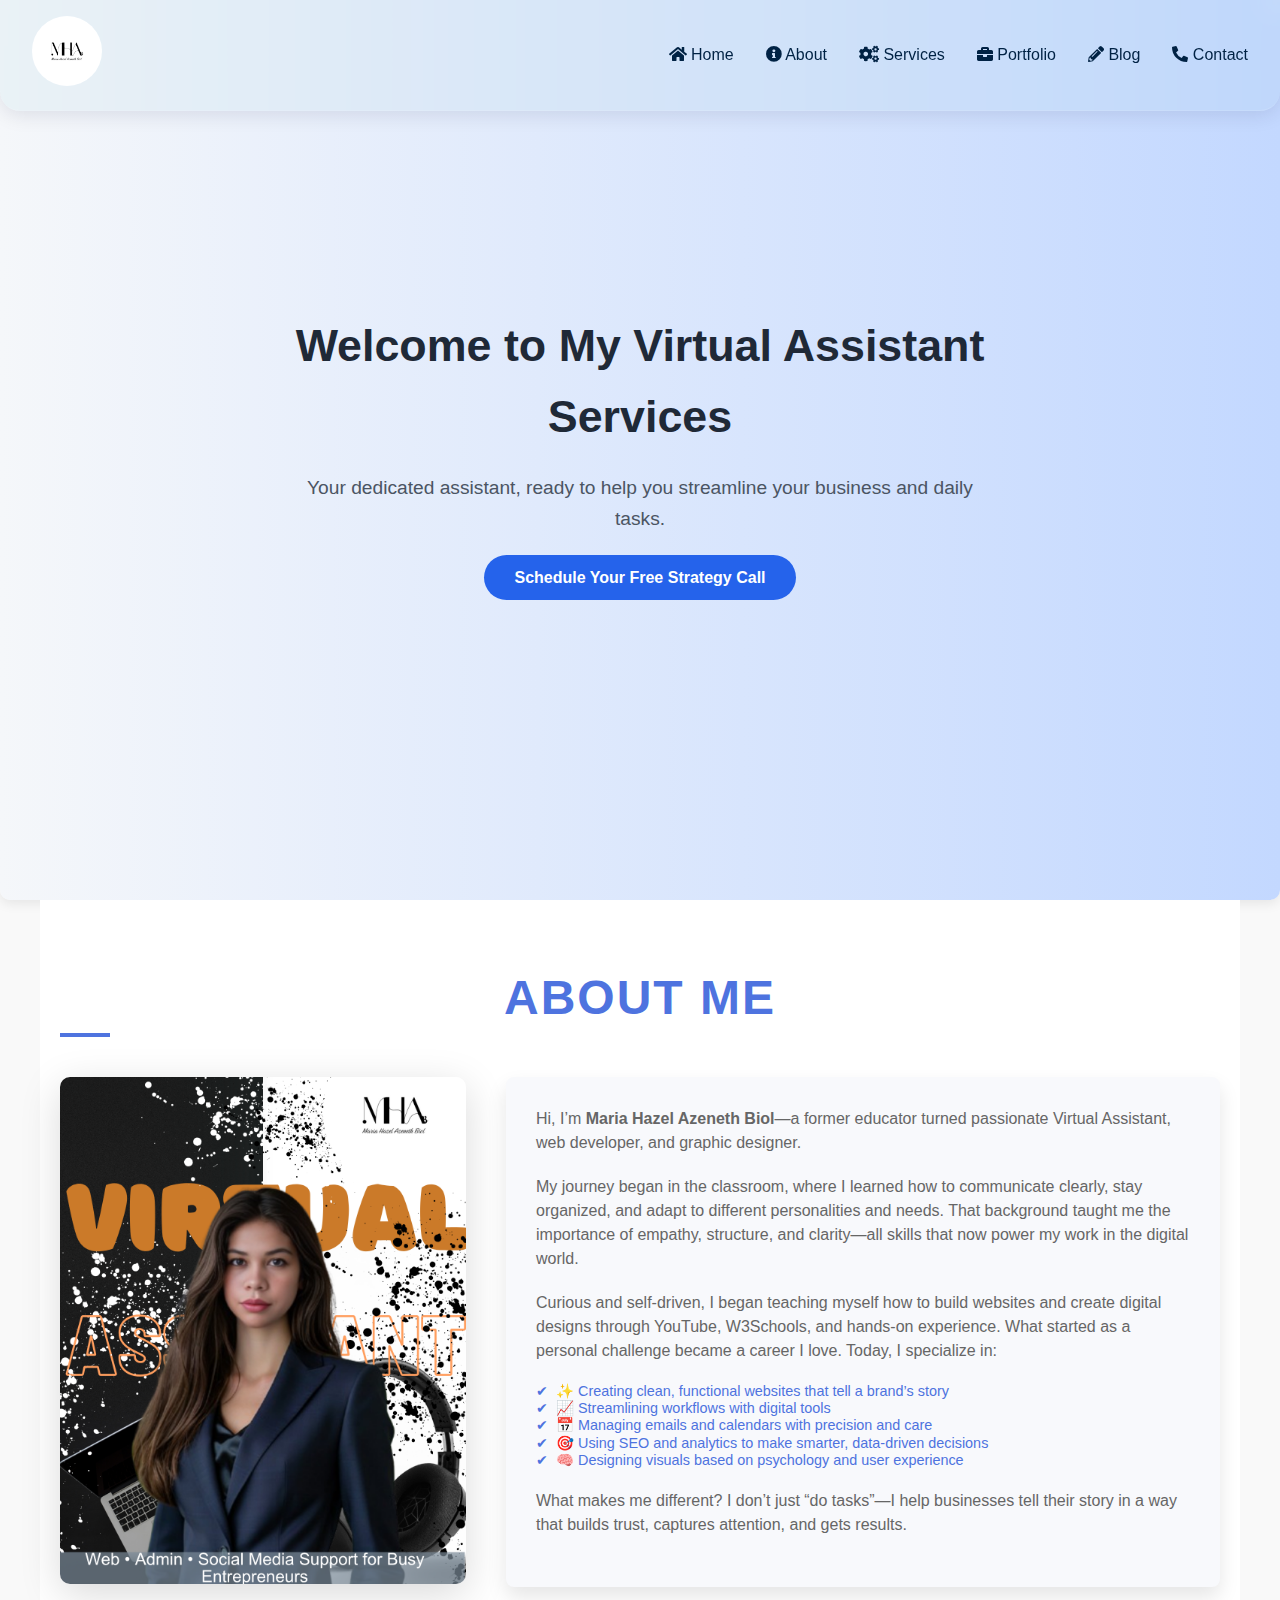
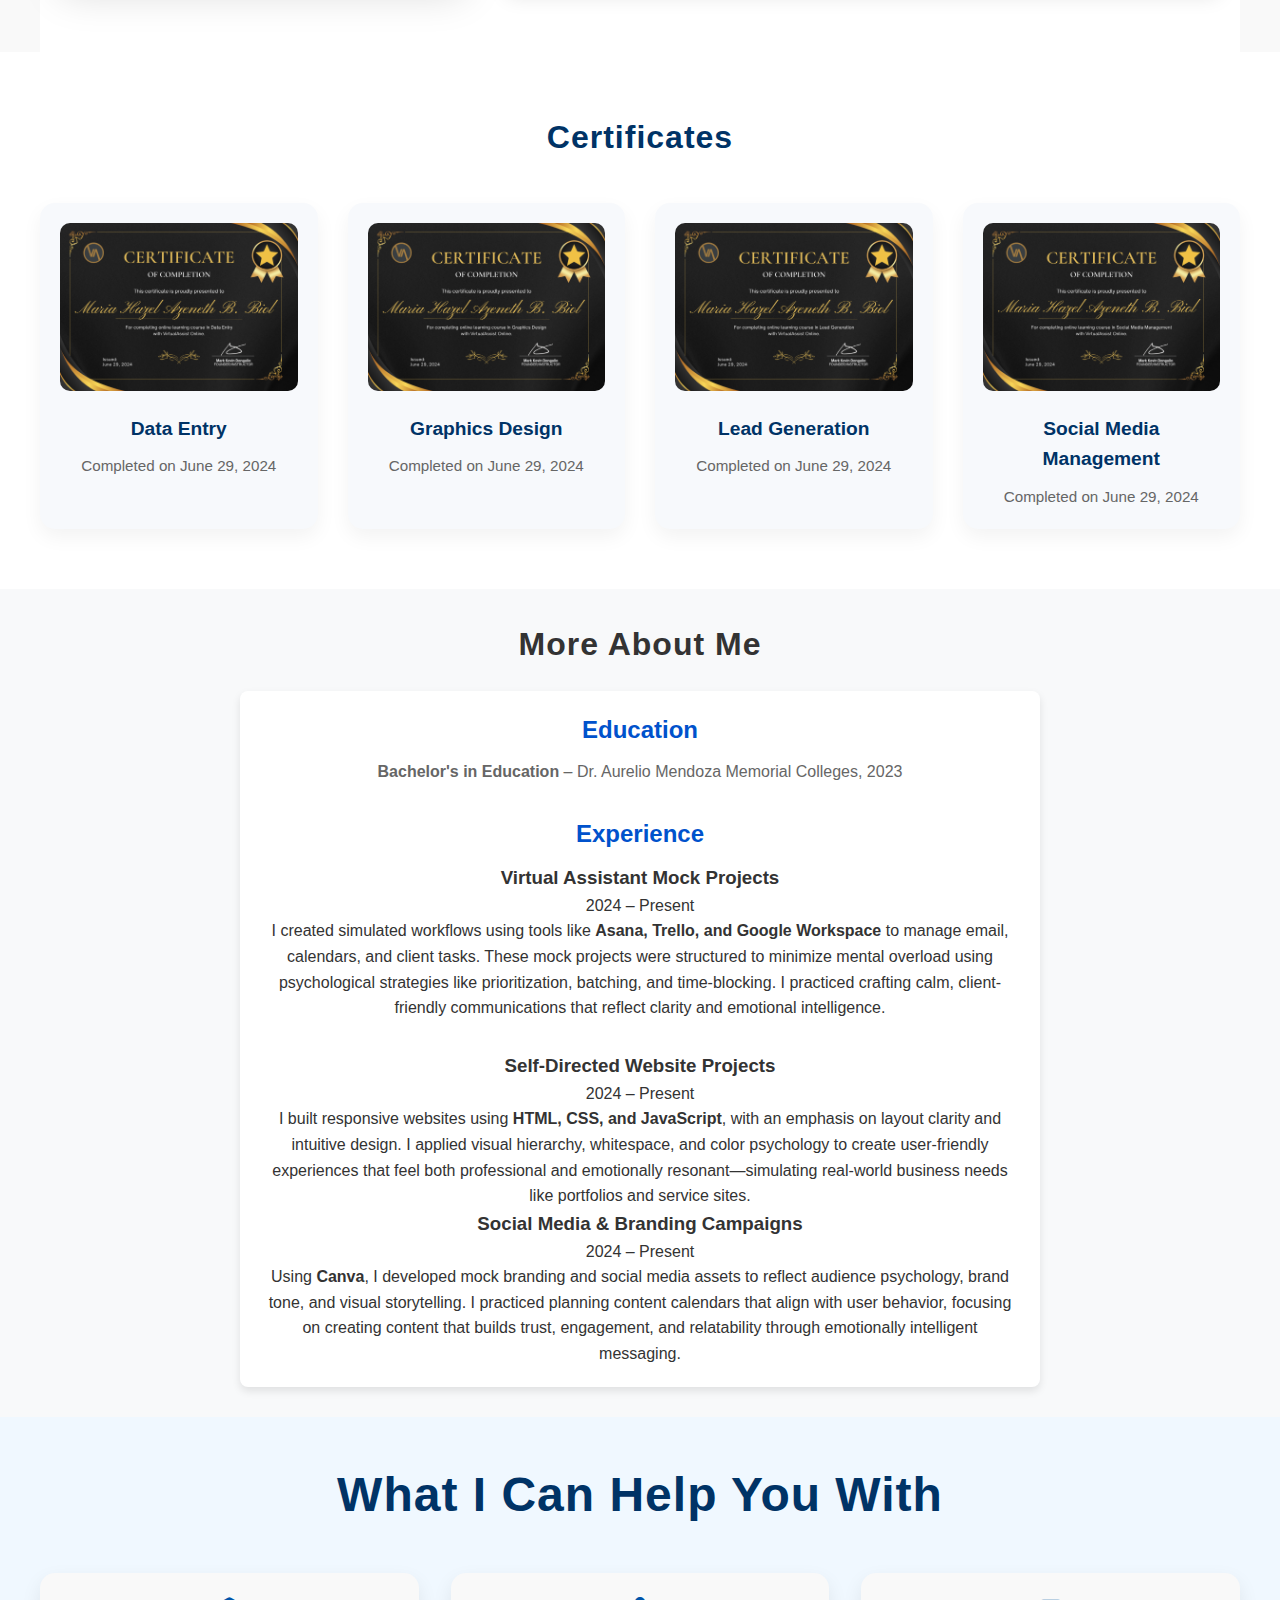
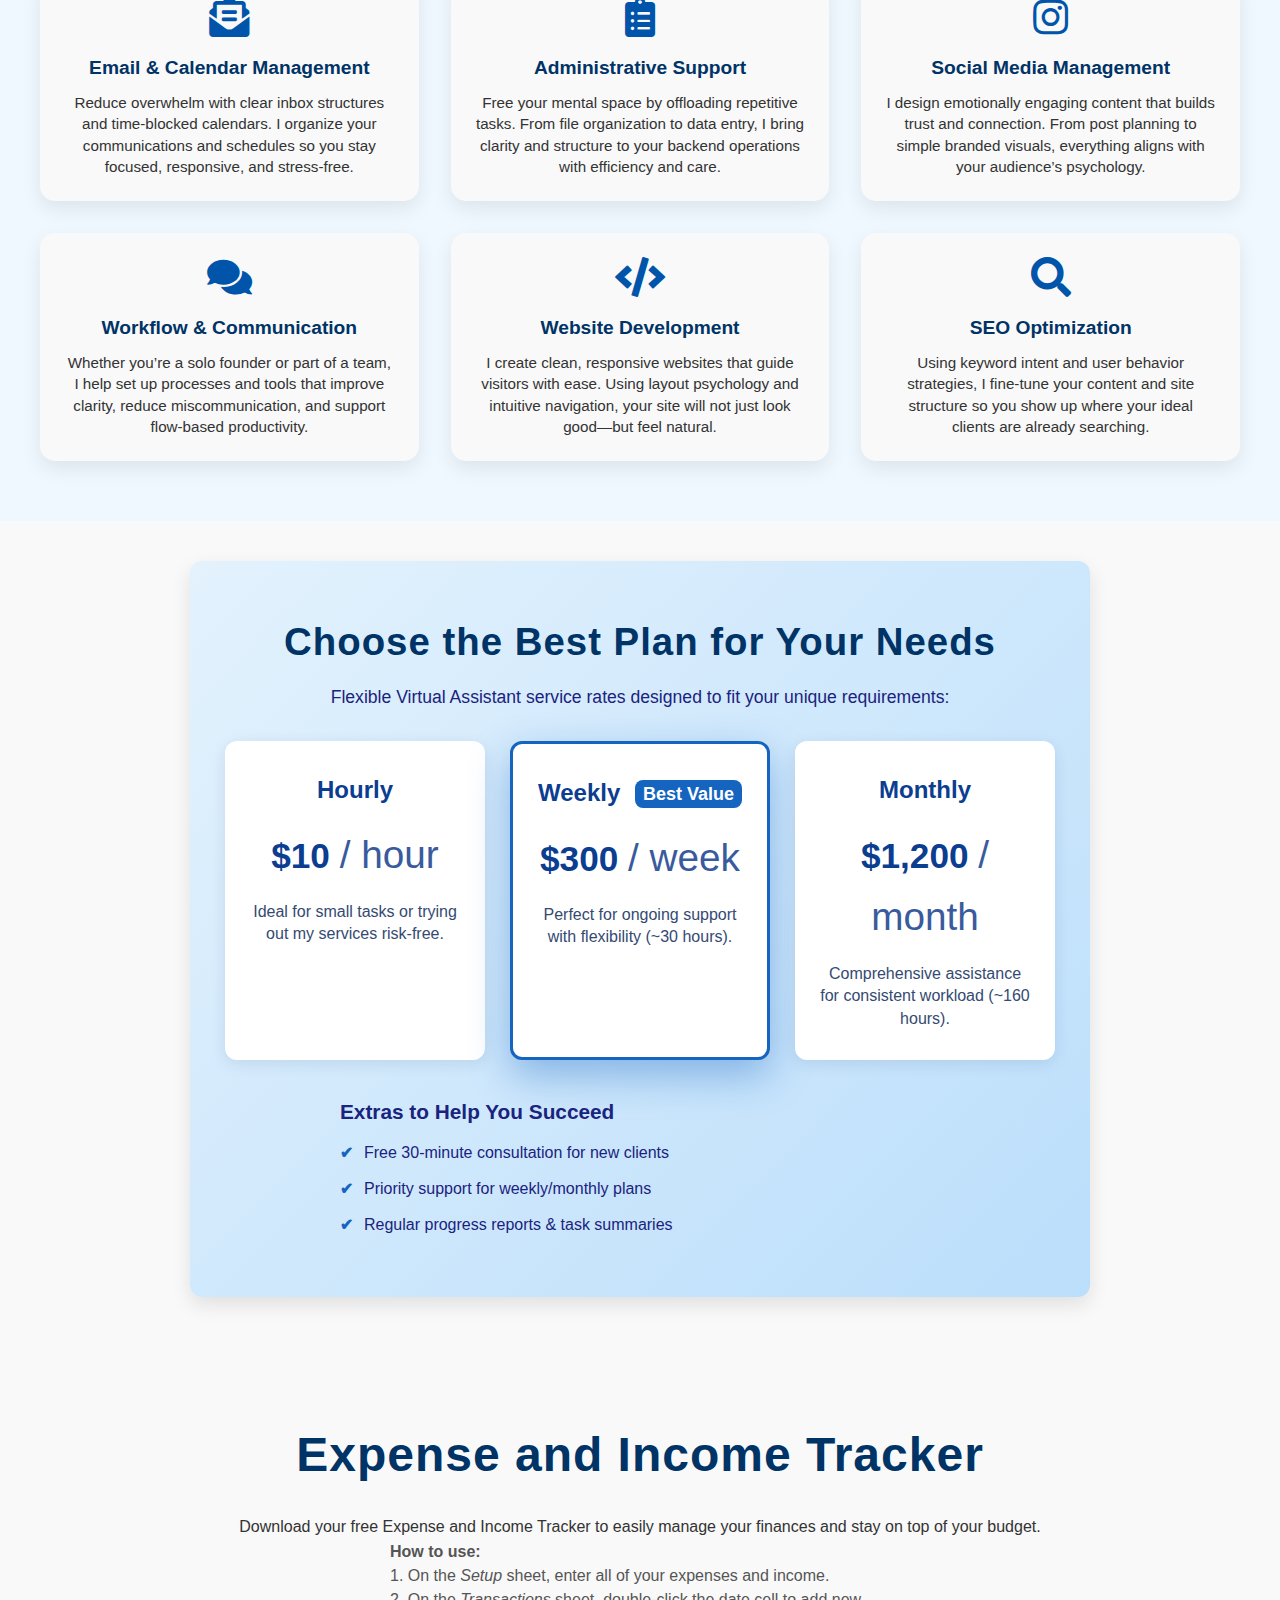
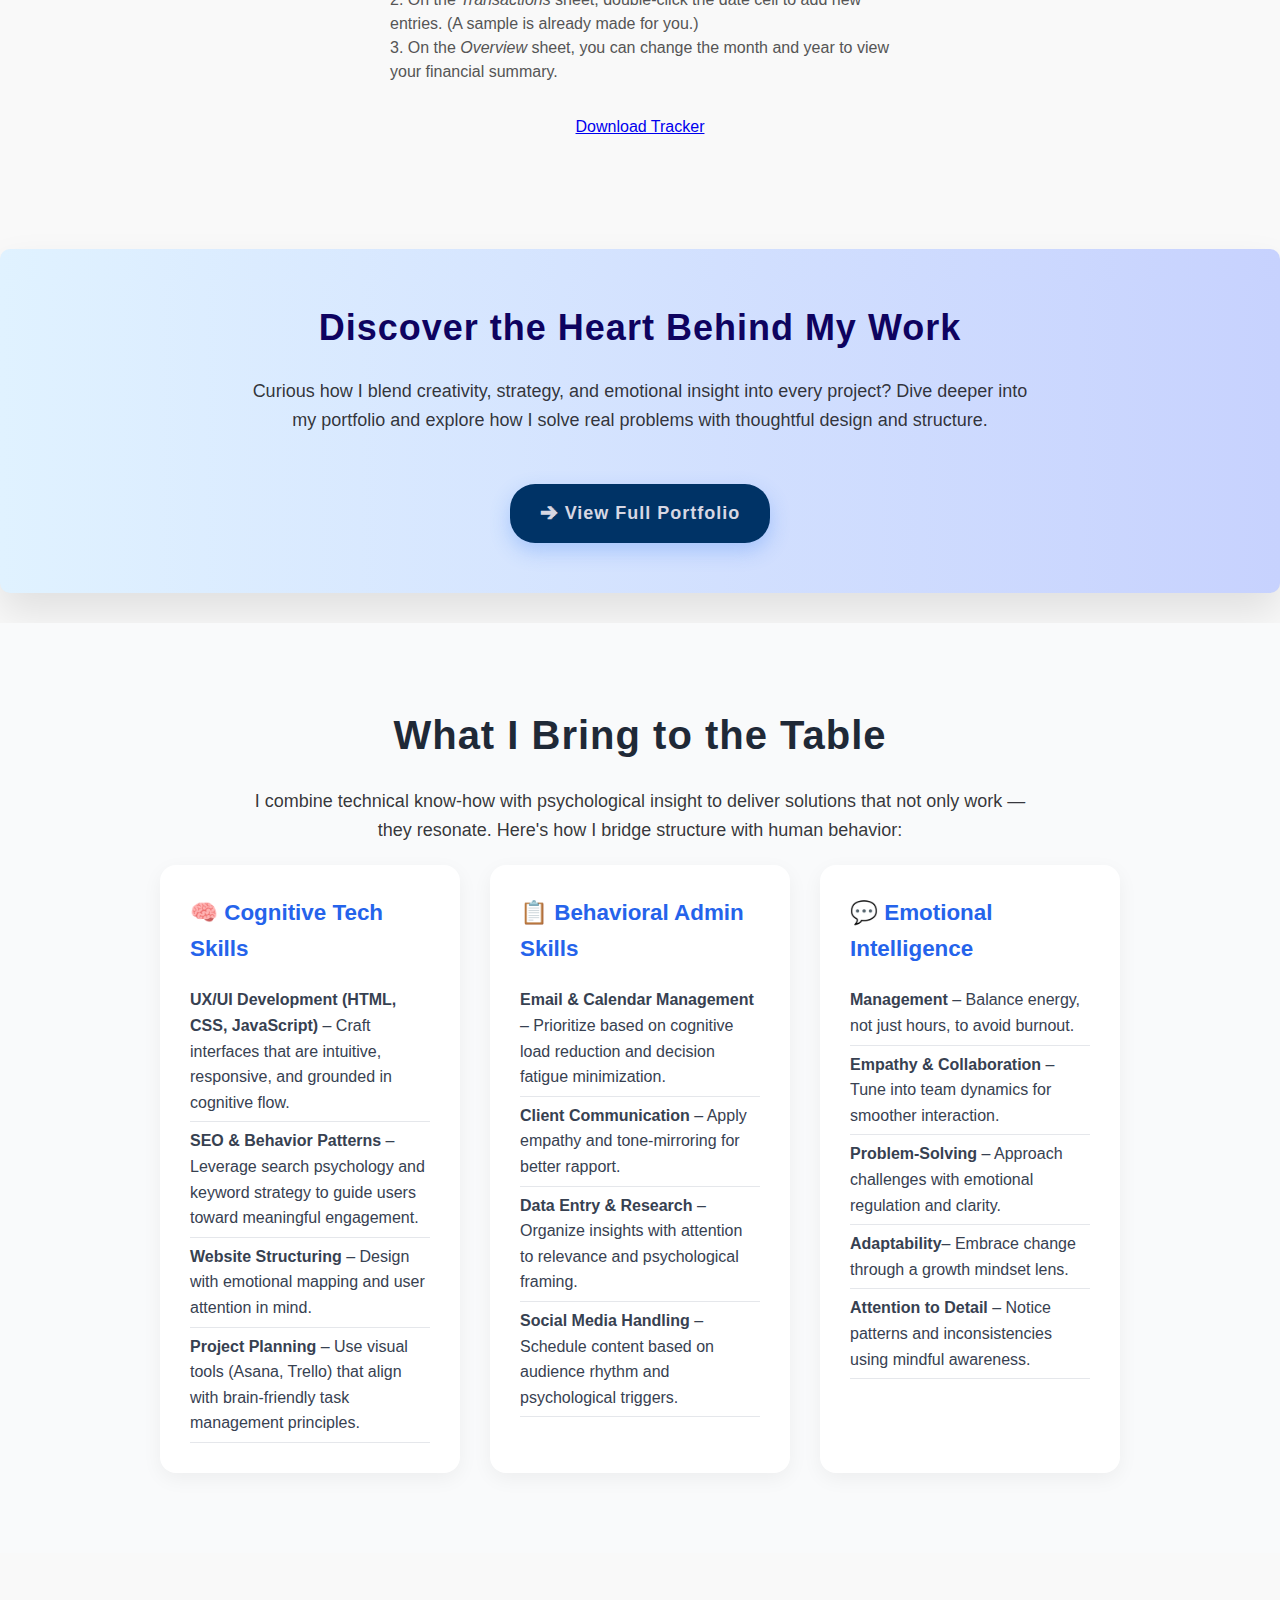
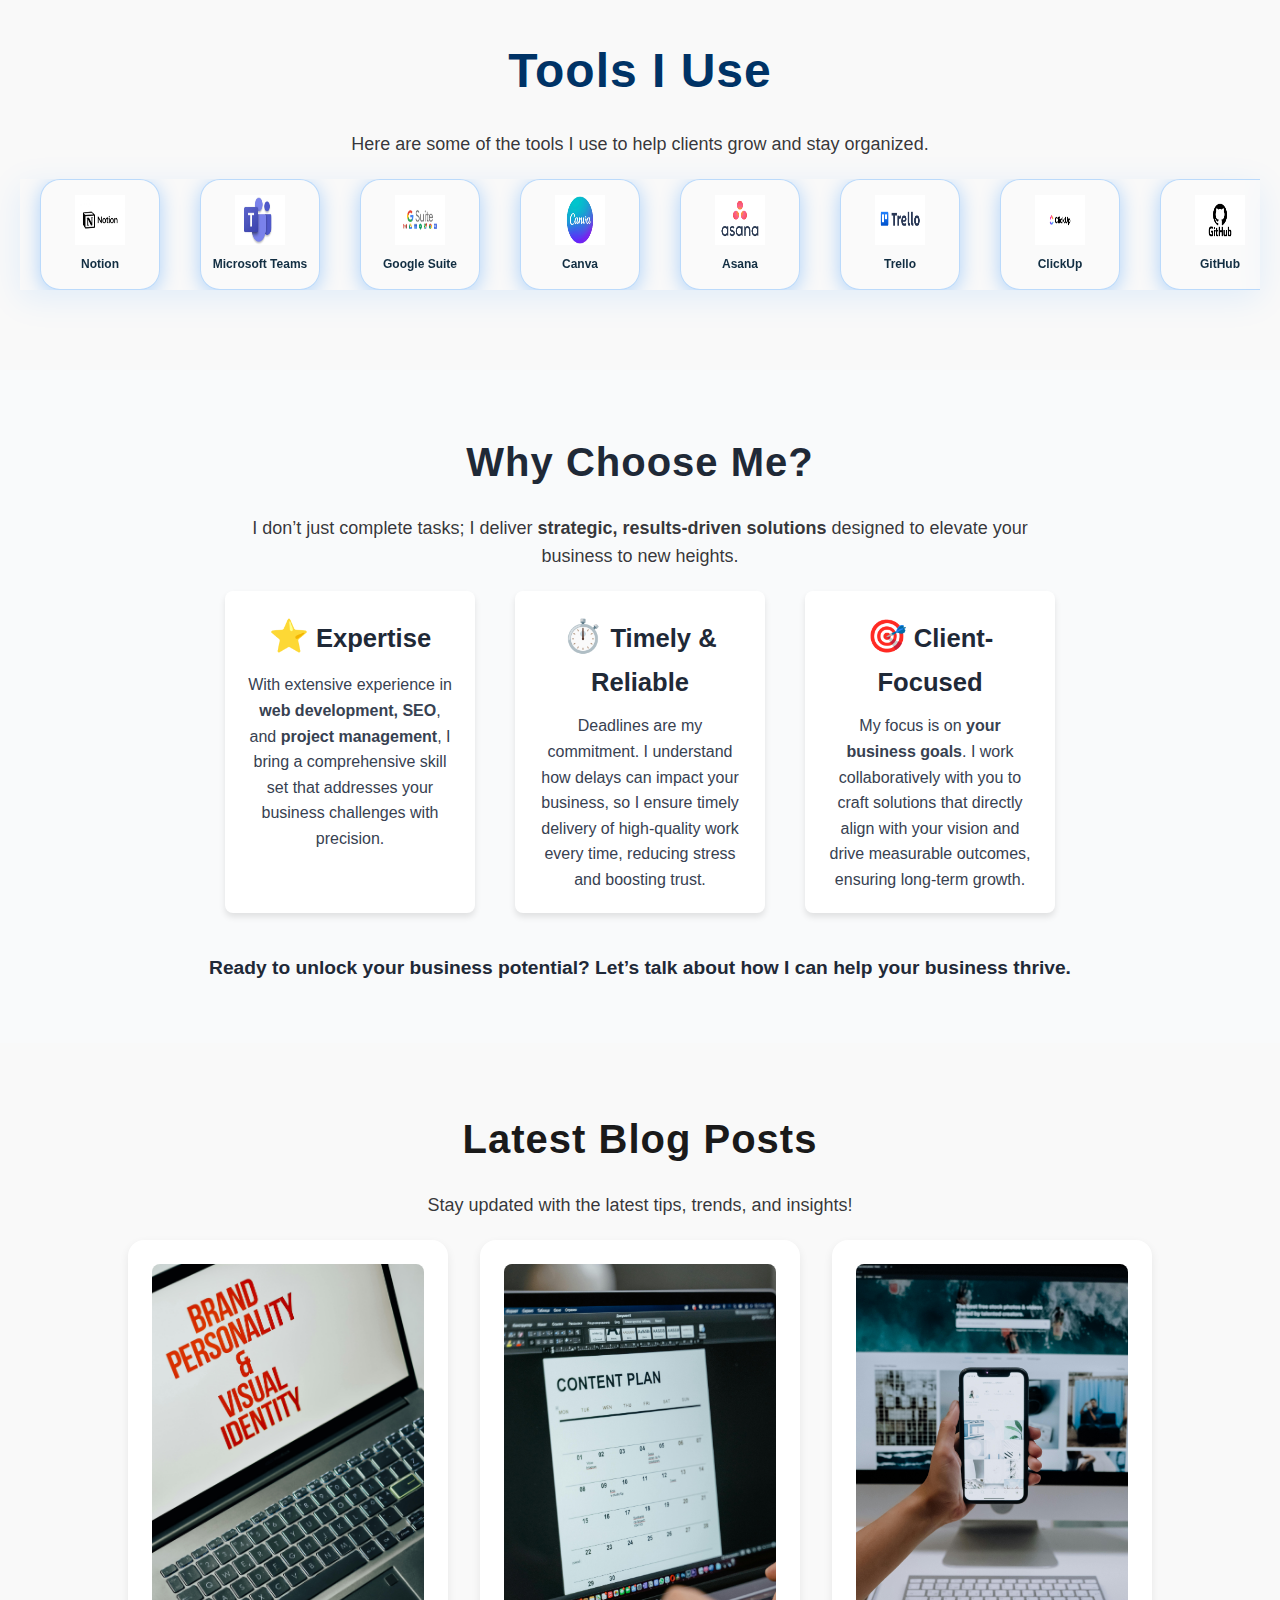
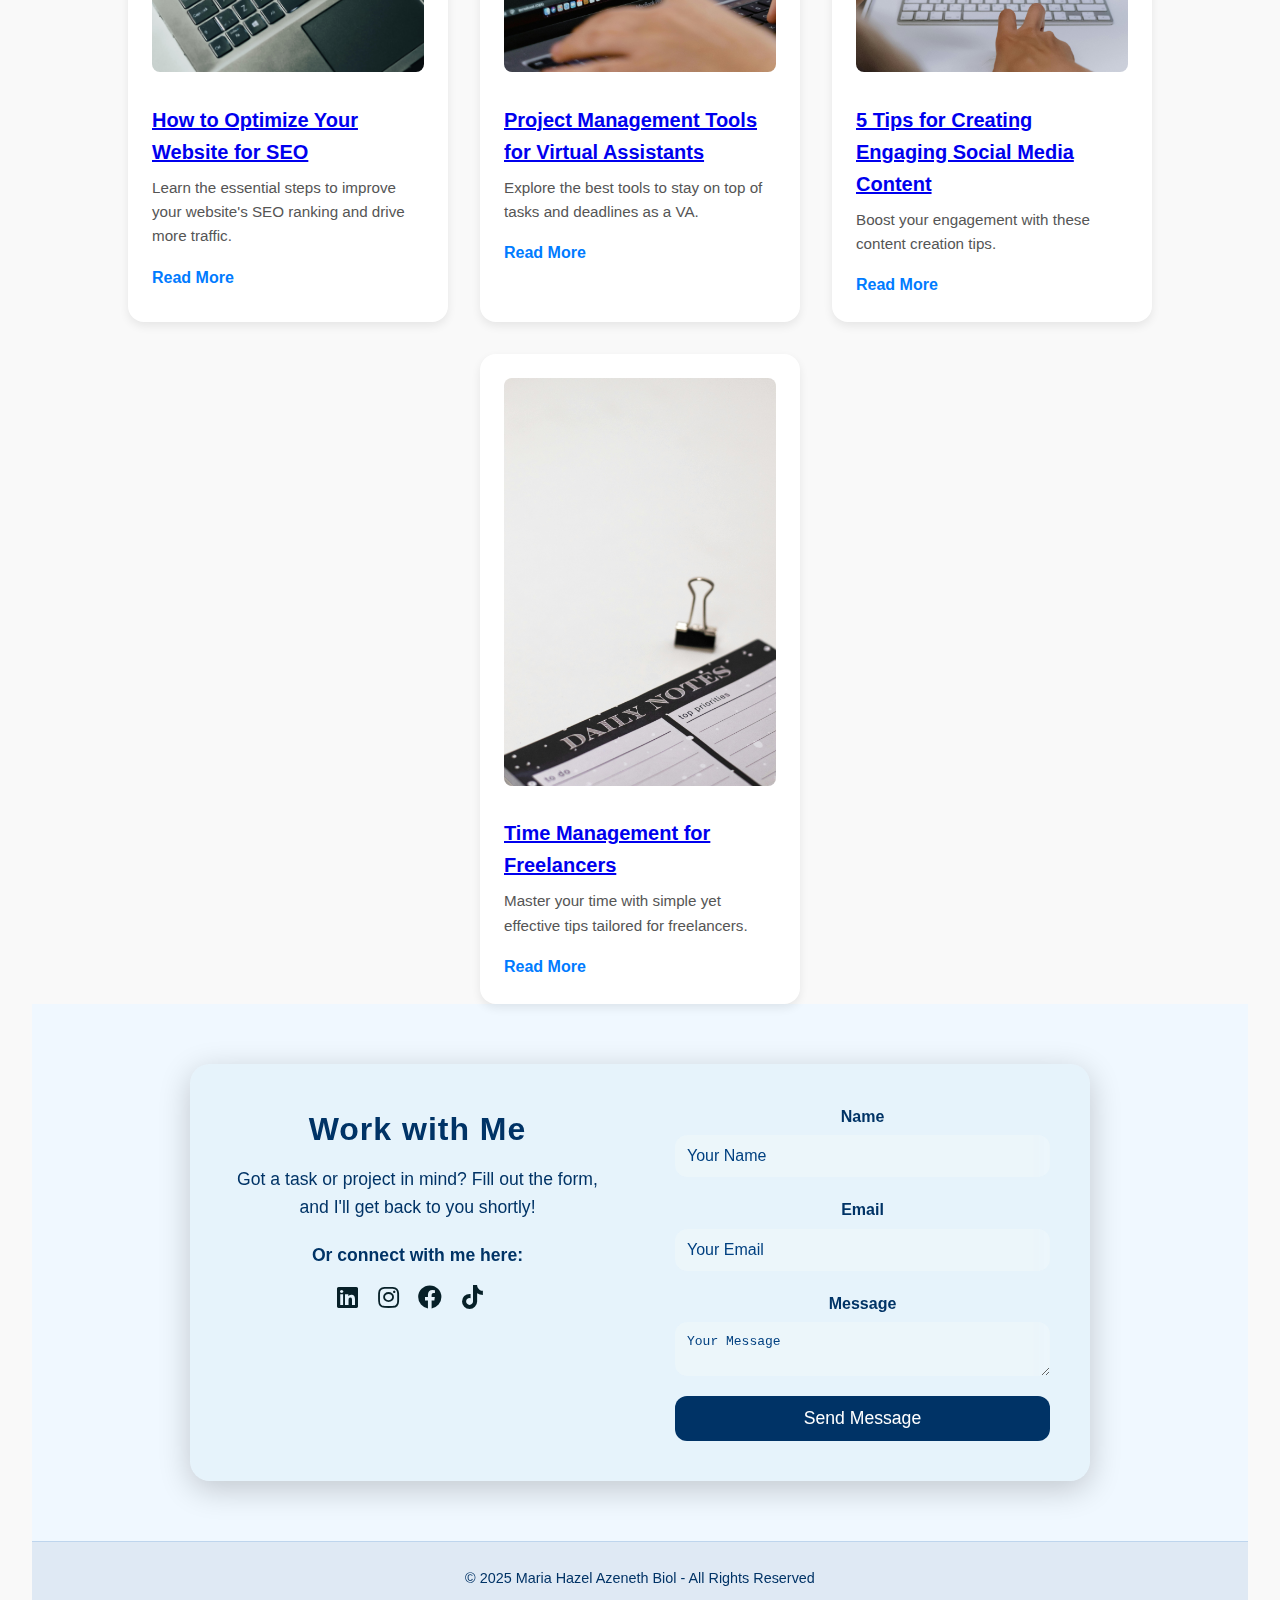
<file: index.html>
<!DOCTYPE html>   
<html lang="en">
<head>
  <meta charset="UTF-8" />
  <meta name="viewport" content="width=device-width, initial-scale=1.0"/>
  <meta name="description" content="Virtual Assistant Services by Maria Hazel Azeneth Biol.">
  <meta name="keywords" content="Virtual Assistant, Admin Support, Email & Calendar Management, Workflow & Communication, Web Development,SEO Optimization, Social Media Management">
  <meta name="author" content="Maria Hazel Azeneth Biol">
  <title>Maria Hazel Azeneth Biol - Virtual Assistant</title>

  
  <!-- Font Awesome -->
  <link rel="stylesheet" href="https://cdnjs.cloudflare.com/ajax/libs/font-awesome/6.4.0/css/all.min.css" />

  <link href="https://cdnjs.cloudflare.com/ajax/libs/font-awesome/5.15.4/css/all.min.css" rel="stylesheet">

  <!-- Link to external CSS -->
  <link rel="stylesheet" href="styles.css">
</head>
<body>
       
  
  <nav class="glass-navbar">
    <!-- Logo on the left -->
    <div class="logo">
      <img src="MHAB Logo.png" alt="Logo" title="Maria Hazel Azeneth Biol - Logo">
    </div>
  
    <!-- Burger menu icon -->
    <div class="burger-menu" onclick="toggleMenu()">
      <i class="fas fa-bars" id="burger-icon"></i>
      <i class="fas fa-times" id="close-icon" style="display: none;"></i>
    </div>
  
    <!-- Navigation Menu -->
    <ul id="menu" class="menu">
      <li><a href="#hero"><i class="fas fa-home"></i> Home</a></li>
      <li>
        <a href="#about"><i class="fas fa-info-circle"></i> About</a>
    
      <li>
        <a href="#services"><i class="fas fa-cogs"></i> Services</a>
        
      </li>
      <li><a href="#view-full-portfolio"><i class="fas fa-briefcase"></i> Portfolio</a></li>
      <li><a href="#blog"><i class="fas fa-pencil-alt"></i> Blog</a></li>
      <li><a href="#contact"><i class="fas fa-phone-alt"></i> Contact</a></li>
    </ul>
  </nav>

 <!-- Home Page or Landing Page Section -->
<section id="hero">
  <div class="hero-container">
    <h1>Welcome to My Virtual Assistant Services</h1>
    <p>Your dedicated assistant, ready to help you streamline your business and daily tasks.</p>
    <a href="https://calendar.app.google/tu4AjXrvZtHMtymP8" class="cta-button" target="_blank" rel="noopener noreferrer">
      Schedule Your Free Strategy Call
    </a>
  </div>
</section>



  <!--About Section -->

       <section id="about">
    <h2><strong>About Me</strong></h2>
    
    <div class="about-container">
      <div class="about-photo">
        <img src="final.png" alt="Maria Hazel Azeneth Biol" title="Maria Hazel Azeneth Biol">
      </div>
  
      <div class="about-text">
        <p>Hi, I’m <strong>Maria Hazel Azeneth Biol</strong>—a former educator turned passionate Virtual Assistant, web developer, and graphic designer.</p>

        <p>My journey began in the classroom, where I learned how to communicate clearly, stay organized, and adapt to different personalities and needs. That background taught me the importance of empathy, structure, and clarity—all skills that now power my work in the digital world.</p>

        <p>Curious and self-driven, I began teaching myself how to build websites and create digital designs through YouTube, W3Schools, and hands-on experience. What started as a personal challenge became a career I love. Today, I specialize in:</p>
        
        <ul class="specializations">
            <li>✨ Creating clean, functional websites that tell a brand’s story</li>
        <li>📈 Streamlining workflows with digital tools</li>
        <li>📅 Managing emails and calendars with precision and care</li>
        <li>🎯 Using SEO and analytics to make smarter, data-driven decisions</li>
        <li>🧠 Designing visuals based on psychology and user experience</li>
        </ul>

        <p>What makes me different? I don’t just “do tasks”—I help businesses tell their story in a way that builds trust, captures attention, and gets results. </p
      
        </div>
</section>

        
  
<!-- Certificates-->
  <section id="certificates">
    <h2>Certificates</h2>
    
    <div class="certificates-container">
      <div class="certificate-card">
        <img src="Certificate of Completion - Data Entry.png" alt="Data Entry Certificate" title="Certificate of Completion - Data Entry">
        <h3>Data Entry</h3>
        <p>Completed on June 29, 2024</p>
      </div>
  
      <div class="certificate-card">
        <img src="Certificate of Completion - Graphics Design.png" alt="Graphics Design Certificate" title="Certificate of Completion - Graphics Design">
        <h3>Graphics Design</h3>
        <p>Completed on June 29, 2024</p>
      </div>
  
      <div class="certificate-card">
        <img src="Certificate of Completion - Lead Generation.png" alt="Lead Generation Certificate" title=" Certificate of Completion - Lead Generation">
        <h3>Lead Generation</h3>
        <p>Completed on June 29, 2024</p>
      </div>
  
      <div class="certificate-card">
        <img src="Certificate of Completion - Social Media Management.png" alt="Social Media Management Certificate" title=" Certificate of Completion- Social Media Management">
        <h3>Social Media Management</h3>
        <p>Completed on June 29, 2024</p>
      </div>
    </div>
  </section>
  

<!-- More about Me Section-->
<section id="details" class="details-section">
  <h2 class="section-title">More About Me</h2>

  <div class="section-container">


   
    

    <!-- Education Section -->
    <div class="section-item education">
      <h3 class="sub-title">Education</h3>
      <p class="text" alt="Graduated with Honors, 2023" title="Graduated with honors, 2023"><strong>Bachelor's in Education</strong> – Dr. Aurelio Mendoza Memorial Colleges, 2023</p>
      
    </div>

    <!-- Experience Section -->
    <div class="section-item experience">
      <h3 class="sub-title">Experience</h3>
      <h3>Virtual Assistant Mock Projects</h3>
      <p class="date">2024 – Present</p>
      <p>
        I created simulated workflows using tools like <strong>Asana, Trello, and Google Workspace</strong> to manage email, calendars, and client tasks. These mock projects were structured to minimize mental overload using psychological strategies like prioritization, batching, and time-blocking. I practiced crafting calm, client-friendly communications that reflect clarity and emotional intelligence.
      </p>
    </div>

    <div class="experience-card">
      <h3>Self-Directed Website Projects</h3>
      <p class="date">2024 – Present</p>
      <p>
        I built responsive websites using <strong>HTML, CSS, and JavaScript</strong>, with an emphasis on layout clarity and intuitive design. I applied visual hierarchy, whitespace, and color psychology to create user-friendly experiences that feel both professional and emotionally resonant—simulating real-world business needs like portfolios and service sites.
      </p>
    </div>

    <div class="experience-card">
      <h3>Social Media & Branding Campaigns</h3>
      <p class="date">2024 – Present</p>
      <p>
        Using <strong>Canva</strong>, I developed mock branding and social media assets to reflect audience psychology, brand tone, and visual storytelling. I practiced planning content calendars that align with user behavior, focusing on creating content that builds trust, engagement, and relatability through emotionally intelligent messaging.
      </p>
    </div>

  </div>
</section>


  
  <!--Services Section -->
  <section id="services">
  <h2>What I Can Help You With</h2>
  <div class="services-grid">

    <!-- Service 1 -->
    <div class="service-box">
      <i class="fas fa-envelope-open-text service-icon" title="Email & Calendar Management"></i>
      <h3>Email & Calendar Management</h3>
      <p>
        Reduce overwhelm with clear inbox structures and time-blocked calendars. I organize your communications and schedules so you stay focused, responsive, and stress-free.
      </p>
    </div>

    <!-- Service 2 -->
    <div class="service-box">
      <i class="fas fa-clipboard-list service-icon" title="Administrative Support"></i>
      <h3>Administrative Support</h3>
      <p>
        Free your mental space by offloading repetitive tasks. From file organization to data entry, I bring clarity and structure to your backend operations with efficiency and care.
      </p>
    </div>

    <!-- Service 3 -->
    <div class="service-box">
      <i class="fab fa-instagram service-icon" title="Social Media Management"></i>
      <h3>Social Media Management</h3>
      <p>
        I design emotionally engaging content that builds trust and connection. From post planning to simple branded visuals, everything aligns with your audience’s psychology.
      </p>
    </div>

    <!-- Service 4 -->
    <div class="service-box">
      <i class="fas fa-comments service-icon" title="Workflow & Communication"></i>
      <h3>Workflow & Communication</h3>
      <p>
        Whether you’re a solo founder or part of a team, I help set up processes and tools that improve clarity, reduce miscommunication, and support flow-based productivity.
      </p>
    </div>

    <!-- Service 5 -->
    <div class="service-box">
      <i class="fas fa-code service-icon" title="Basic Web Development"></i>
      <h3>Website Development</h3>
      <p>
        I create clean, responsive websites that guide visitors with ease. Using layout psychology and intuitive navigation, your site will not just look good—but feel natural.
      </p>
    </div>

    <!-- Service 6 -->
    <div class="service-box">
      <i class="fas fa-search service-icon" title="SEO Optimization"></i>
      <h3>SEO Optimization</h3>
      <p>
        Using keyword intent and user behavior strategies, I fine-tune your content and site structure so you show up where your ideal clients are already searching.
      </p>
    </div>

  </div>
</section>

<section id="pricing">
  <h2>Choose the Best Plan for Your Needs</h2>
  <p class="intro-text">Flexible Virtual Assistant service rates designed to fit your unique requirements:</p>

  <div class="pricing-cards">
    <div class="card">
      <h3>Hourly</h3>
      <p class="price">$10 <span>/ hour</span></p>
      <p class="desc">Ideal for small tasks or trying out my services risk-free.</p>
    </div>

    <div class="card best-value">
      <h3>Weekly <span class="badge">Best Value</span></h3>
      <p class="price">$300 <span>/ week</span></p>
      <p class="desc">Perfect for ongoing support with flexibility (~30 hours).</p>
    </div>

    <div class="card">
      <h3>Monthly</h3>
      <p class="price">$1,200 <span>/ month</span></p>
      <p class="desc">Comprehensive assistance for consistent workload (~160 hours).</p>
    </div>
  </div>

  <div class="bonuses">
    <h4>Extras to Help You Succeed</h4>
    <ul>
      <li> Free 30-minute consultation for new clients</li>
      <li>Priority support for weekly/monthly plans</li>
      <li> Regular progress reports & task summaries</li>
    </ul>
  </div>
</section>

<section id="tracker">
  <div class="container">
    <h2>Expense and Income Tracker</h2>
    <p>
      Download your free Expense and Income Tracker to easily manage your finances and stay on top of your budget.
    </p>
    <p class="description">
      <strong>How to use:</strong><br>
      1. On the <em>Setup</em> sheet, enter all of your expenses and income.<br>
      2. On the <em>Transactions</em> sheet, double-click the date cell to add new entries. (A sample is already made for you.)<br>
      3. On the <em>Overview</em> sheet, you can change the month and year to view your financial summary.
    </p>
    <a href="https://docs.google.com/spreadsheets/d/1AQWUwIpbWaVKYhPK4PPVTfItP_AGBqrV2x4azQSAvwk/edit?usp=drive_link" download class="download-button">Download Tracker</a>
  </div>
</section>

  
    <!-- Portfolio-->
    
    <section id="view-full-portfolio" class="view-full-portfolio">
  <h2>Discover the Heart Behind My Work</h2>
  <p class="section-description">
    Curious how I blend creativity, strategy, and emotional insight into every project? Dive deeper into my portfolio and explore how I solve real problems with thoughtful design and structure.
  </p>
  <a href="portfolio.html" class="view-full-portfolio-btn">🡪 View Full Portfolio</a>
</section>

    
    
 
       <!-- Skills Section -->
       <section id="skills">
  <h2>What I Bring to the Table</h2>
  <p class="section-description">
    I combine technical know-how with psychological insight to deliver solutions that not only work — they resonate. Here's how I bridge structure with human behavior:
  </p>

  <div class="skills-container">

    <!-- Cognitive Tech Skills -->
    <div class="skill-box">
      <h3>🧠 Cognitive Tech Skills</h3>
      <ul>
        <li><strong>UX/UI Development (HTML, CSS, JavaScript)</strong> – Craft interfaces that are intuitive, responsive, and grounded in cognitive flow.</li>
        <li><strong>SEO & Behavior Patterns</strong> – Leverage search psychology and keyword strategy to guide users toward meaningful engagement.</li>
        <li><strong>Website Structuring</strong> – Design with emotional mapping and user attention in mind.</li>
        <li><strong>Project Planning</strong> – Use visual tools (Asana, Trello) that align with brain-friendly task management principles.</li>
      </ul>
    </div>

    <!-- Behavioral Admin Skills -->
    <div class="skill-box">
      <h3>📋 Behavioral Admin Skills</h3>
      <ul>
        <li><strong>Email & Calendar Management</strong> – Prioritize based on cognitive load reduction and decision fatigue minimization.</li>
        <li><strong>Client Communication</strong> – Apply empathy and tone-mirroring for better rapport.</li>
        <li><strong>Data Entry & Research</strong> – Organize insights with attention to relevance and psychological framing.</li>
        <li><strong>Social Media Handling</strong> – Schedule content based on audience rhythm and psychological triggers.</li>
      </ul>
    </div>

    <!-- Emotional & Interpersonal Skills -->
    <div class="skill-box">
      <h3>💬 Emotional Intelligence</h3>
      <ul>
        <li><strong> Management</strong> – Balance energy, not just hours, to avoid burnout.</li>
        <li><strong>Empathy & Collaboration</strong> – Tune into team dynamics for smoother interaction.</li>
        <li><strong>Problem-Solving</strong> – Approach challenges with emotional regulation and clarity.</li>
        <li><strong>Adaptability</strong>– Embrace change through a growth mindset lens.</li>
        <li><strong>Attention to Detail </strong> – Notice patterns and inconsistencies using mindful awareness.</li>
      </ul>
    </div>

  </div>
</section>

  
  <!-- Tools I Use Section -->
  <section id="tools" class="skills-section">
    <h2>Tools I Use</h2>
    <p class="section-description">Here are some of the tools I use to help clients grow and stay organized.</p>
  
    <div class="scroll-wrapper">
     
  
      <div class="scroll-container">
        <div class="scroll-content">
          <div class="tool-item"><img src="notion.png" alt="Notion" title="Notion"><p>Notion</p></div>
          <div class="tool-item"><img src="mteams.png" alt="Mteams" title="Microsoft Teams"><p>Microsoft Teams</p></div>
          <div class="tool-item"><img src="gsuit.png" alt="Gsuite" title="Google Suite"><p>Google Suite</p></div>
          <div class="tool-item"><img src="canva.png" alt="Canva" title="Canva"><p>Canva</p></div>
          <div class="tool-item"><img src="asana.png" alt="Asana" title="Asana"><p>Asana</p></div>
          <div class="tool-item"><img src="trello.png" alt="Trello" title="Trello"><p>Trello</p></div>
          <div class="tool-item"><img src="click up.png" alt="ClickUp" title="ClickUp"><p>ClickUp</p></div>
          <div class="tool-item"><img src="github.png" alt="Github" title="GitHub"><p>GitHub</p></div>
          <div class="tool-item"><img src="capCut.png" alt="CapCut" title="CapCut"><p>CapCut</p></div>
          <div class="tool-item"><img src="calendly.png" alt="Calendly" title="Calendly"><p>Calendly</p></div>
          <div class="tool-item"><img src="chatgpt.png" alt="ChatGPT" title="ChatGPT"><p>ChatGPT</p></div>
          <div class="tool-item"><img src="Linkedin.png" alt="LinkedIn" title="LinkedIn"><p>LinkedIn</p></div>
          <div class="tool-item"><img src="Instagram.png" alt="Instagram" title="Instagram"><p>Instagram</p></div>
          <div class="tool-item"><img src="facebook.png" alt="Facebook" title="Facebook"><p>Facebook</p></div>
          <div class="tool-item"><img src="slack.png" alt="Slack" title="Slack"><p>Slack</p></div>
          <div class="tool-item"><img src="tiktok.png" alt="TikTok" title="TikTok"><p>TikTok</p></div>
        </div>
      </div>
     
    </div>
  </section>
  
  
  <!-- Why Hire Me-->
 <section id="why-hire-me" class="why-hire-me-section">
  <h2>Why Choose Me?</h2>
  <p class="section-description">
    I don’t just complete tasks; I deliver <strong>strategic, results-driven solutions</strong> designed to elevate your business to new heights.
  </p>

  <div class="reasons">
    <div class="reason">
      <h3><span class="icon">⭐</span> Expertise</h3>
      <p>With extensive experience in <strong>web development, SEO</strong>, and <strong>project management</strong>, I bring a comprehensive skill set that addresses your business challenges with precision.</p>
    </div>

    <div class="reason">
      <h3><span class="icon">⏱️</span> Timely & Reliable</h3>
      <p>Deadlines are my commitment. I understand how delays can impact your business, so I ensure timely delivery of high-quality work every time, reducing stress and boosting trust.</p>
    </div>

    <div class="reason">
      <h3><span class="icon">🎯</span> Client-Focused</h3>
      <p>My focus is on <strong>your business goals</strong>. I work collaboratively with you to craft solutions that directly align with your vision and drive measurable outcomes, ensuring long-term growth.</p>
    </div>
  </div>

  <p class="call-to-action">
    Ready to unlock your business potential? <strong>Let’s talk</strong> about how I can help your business thrive.
  </p>
</section>


  <!-- B L O G -->
  <section id="blog" class="blog-section">
  <h2 class="section-title">Latest Blog Posts</h2>
  <p class="section-description">Stay updated with the latest tips, trends, and insights!</p>

  <div class="blog-container">
    <!-- Blog Post 1 -->
    <div class="blog-post">
      <img src="SEO.jpg" alt="SEO Blog" class="blog-image" />
      <h3 class="blog-title"><a href="post1.html">How to Optimize Your Website for SEO</a></h3>
      <p class="blog-excerpt">Learn the essential steps to improve your website's SEO ranking and drive more traffic.</p>
      <a href="post1.html" class="read-more">Read More</a>
    </div>

    <!-- Blog Post 2 -->
    <div class="blog-post">
      <img src="Project Management1.jpg" alt="Project Management Tools" class="blog-image" />
      <h3 class="blog-title"><a href="post2.html">Project Management Tools for Virtual Assistants</a></h3>
      <p class="blog-excerpt">Explore the best tools to stay on top of tasks and deadlines as a VA.</p>
      <a href="post2.html" class="read-more">Read More</a>
    </div>

    <!-- Blog Post 3 -->
    <div class="blog-post">
      <img src="social media.jpg" alt="Social Media Tips" class="blog-image" />
      <h3 class="blog-title"><a href="post3.html">5 Tips for Creating Engaging Social Media Content</a></h3>
      <p class="blog-excerpt">Boost your engagement with these content creation tips.</p>
      <a href="post3.html" class="read-more">Read More</a>
    </div>

    <!-- Blog Post 4  -->
    <div class="blog-post">
      <img src="Time Management.jpg" alt="Time Management" class="blog-image" />
      <h3 class="blog-title"><a href="post4.html">Time Management for Freelancers</a></h3>
      <p class="blog-excerpt">Master your time with simple yet effective tips tailored for freelancers.</p>
      <a href="post4.html" class="read-more">Read More</a>
    </div>
  </div>

  <!--div class="view-all-container">
    <a href="blog.html" class="view-all">View All Posts</a>
  </div>
</section>

 
  Contact section-->
  <section id="contact" class="contact-section">
  <div class="contact-container glass-form">
    <div class="contact-details">
      <h2>Work with Me</h2>
      <p>Got a task or project in mind? Fill out the form, and I'll get back to you shortly!</p>

      <!-- Social Icons -->
      <div class="social-media">
        <p>Or connect with me here:</p>
        <a href="https://www.linkedin.com/in/maria-hazel-azeneth-biol/" target="_blank"><i class="fab fa-linkedin" alt="LinkedIn" title="LinkedIn"></i></a>
        <a href="https://www.instagram.com/hazel_admin_social_support/?__pwa=1" target="_blank"><i class="fab fa-instagram" alt="Instagram" title="Instagram"></i></a>
        <a href="https://www.facebook.com/HazelAdminSupport" target="_blank"><i class="fab fa-facebook" alt="Facebook" title="Facebook"></i></a>
        <a href="https://www.tiktok.com/@hazelvassistant_?is_from_webapp=1&sender_device=pc" target="_blank" alt="Tiktok" title="Tiktok"><i class="fab fa-tiktok"></i></a>
      </div>
    </div>

    <!-- C O N T A C T   M E   F O R M -->
    <div class="contact-form">
      <form action="https://formsubmit.co/mariahazelazenethbbiol@gmail.com" method="POST">
        <label for="name">Name</label>
        <input type="text" id="name" name="name" required placeholder="Your Name" />

        <label for="email">Email</label>
        <input type="email" id="email" name="email" required placeholder="Your Email" />

        <label for="message">Message</label>
        <textarea id="message" name="message" required placeholder="Your Message"></textarea>

        <button type="submit" class="submit-btn">Send Message</button>
      </form>
    </div>
  </div>
</section>

  <!-- Footer-->

  <footer>
    <p>© 2025 Maria Hazel Azeneth Biol - All Rights Reserved</p>
  </footer>


  <script>

    // Script for tools-scrolling //
    const scrollContainer = document.querySelector('.scroll-content');
    const scrollAmount = 200;
  
    document.querySelector('.scroll-btn.left').addEventListener('click', () => {
      scrollContainer.style.animation = 'none';
      scrollContainer.scrollLeft -= scrollAmount;
    });
  
    document.querySelector('.scroll-btn.right').addEventListener('click', () => {
      scrollContainer.style.animation = 'none';
      scrollContainer.scrollLeft += scrollAmount;
    });

    //Menu Button//
    function toggleMenu() {
  const menu = document.getElementById("menu");
  const burgerIcon = document.getElementById("burger-icon");
  const closeIcon = document.getElementById("close-icon");

  menu.classList.toggle("show");
  burgerIcon.style.display = burgerIcon.style.display === "none" ? "inline" : "none";
  closeIcon.style.display = closeIcon.style.display === "inline" ? "none" : "inline";
}


  </script>
  
  
  
</body>
</html>
</file>
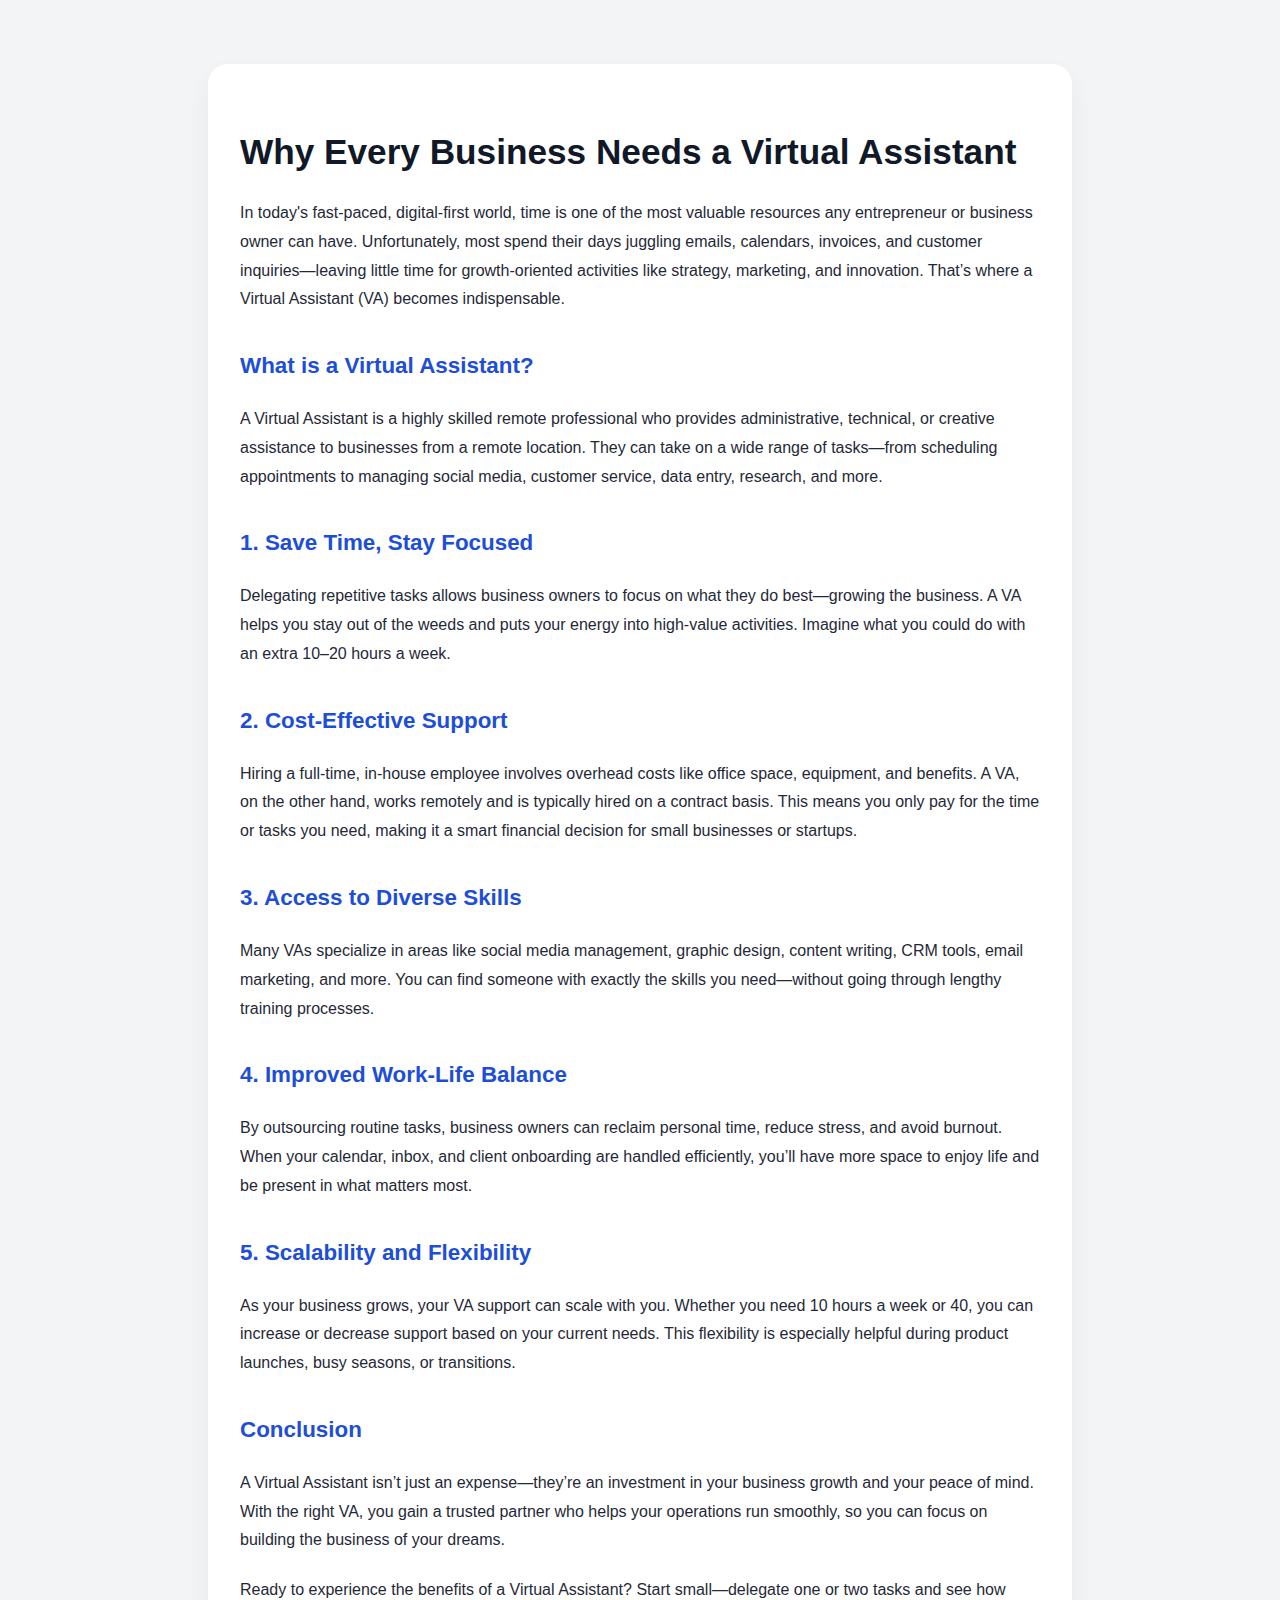
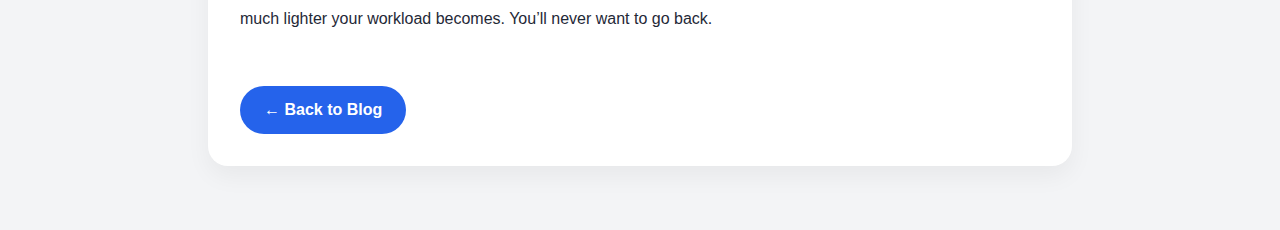
<file: post1.html>
<!DOCTYPE html>
<html lang="en">
<head>
  <meta charset="UTF-8" />
  <meta name="viewport" content="width=device-width, initial-scale=1.0"/>
  <title>Why Every Business Needs a Virtual Assistant</title>
  <style>
    body {
      font-family: 'Segoe UI', sans-serif;
      background-color: #f3f4f6;
      margin: 0;
      padding: 0;
      color: #1f2937;
      line-height: 1.8;
    }

    .container {
      max-width: 800px;
      margin: 4rem auto;
      padding: 2rem;
      background: #fff;
      border-radius: 1.25rem;
      box-shadow: 0 10px 25px rgba(0,0,0,0.05);
    }

    h1 {
      font-size: 2.2rem;
      margin-bottom: 1rem;
      color: #111827;
    }

    h2 {
      font-size: 1.4rem;
      margin-top: 2rem;
      color: #1d4ed8;
    }

    p {
      font-size: 1rem;
      margin-bottom: 1.3rem;
    }

    .back-button {
      display: inline-block;
      margin-top: 2rem;
      padding: 0.6rem 1.5rem;
      background-color: #2563eb;
      color: white;
      border-radius: 50px;
      text-decoration: none;
      font-weight: bold;
      transition: background 0.3s ease;
    }

    .back-button:hover {
      background-color: #1e40af;
    }

    html {
      scroll-behavior: smooth;
    }
  </style>
</head>
<body>
  <div class="container">
    <h1>Why Every Business Needs a Virtual Assistant</h1>

    <p>In today's fast-paced, digital-first world, time is one of the most valuable resources any entrepreneur or business owner can have. Unfortunately, most spend their days juggling emails, calendars, invoices, and customer inquiries—leaving little time for growth-oriented activities like strategy, marketing, and innovation. That’s where a Virtual Assistant (VA) becomes indispensable.</p>

    <h2>What is a Virtual Assistant?</h2>
    <p>A Virtual Assistant is a highly skilled remote professional who provides administrative, technical, or creative assistance to businesses from a remote location. They can take on a wide range of tasks—from scheduling appointments to managing social media, customer service, data entry, research, and more.</p>

    <h2>1. Save Time, Stay Focused</h2>
    <p>Delegating repetitive tasks allows business owners to focus on what they do best—growing the business. A VA helps you stay out of the weeds and puts your energy into high-value activities. Imagine what you could do with an extra 10–20 hours a week.</p>

    <h2>2. Cost-Effective Support</h2>
    <p>Hiring a full-time, in-house employee involves overhead costs like office space, equipment, and benefits. A VA, on the other hand, works remotely and is typically hired on a contract basis. This means you only pay for the time or tasks you need, making it a smart financial decision for small businesses or startups.</p>

    <h2>3. Access to Diverse Skills</h2>
    <p>Many VAs specialize in areas like social media management, graphic design, content writing, CRM tools, email marketing, and more. You can find someone with exactly the skills you need—without going through lengthy training processes.</p>

    <h2>4. Improved Work-Life Balance</h2>
    <p>By outsourcing routine tasks, business owners can reclaim personal time, reduce stress, and avoid burnout. When your calendar, inbox, and client onboarding are handled efficiently, you’ll have more space to enjoy life and be present in what matters most.</p>

    <h2>5. Scalability and Flexibility</h2>
    <p>As your business grows, your VA support can scale with you. Whether you need 10 hours a week or 40, you can increase or decrease support based on your current needs. This flexibility is especially helpful during product launches, busy seasons, or transitions.</p>

    <h2>Conclusion</h2>
    <p>A Virtual Assistant isn’t just an expense—they’re an investment in your business growth and your peace of mind. With the right VA, you gain a trusted partner who helps your operations run smoothly, so you can focus on building the business of your dreams.</p>

    <p>Ready to experience the benefits of a Virtual Assistant? Start small—delegate one or two tasks and see how much lighter your workload becomes. You’ll never want to go back.</p>

    <a href="index.html#blog" class="back-button">← Back to Blog</a>
  </div>
</body>
</html>
</file>
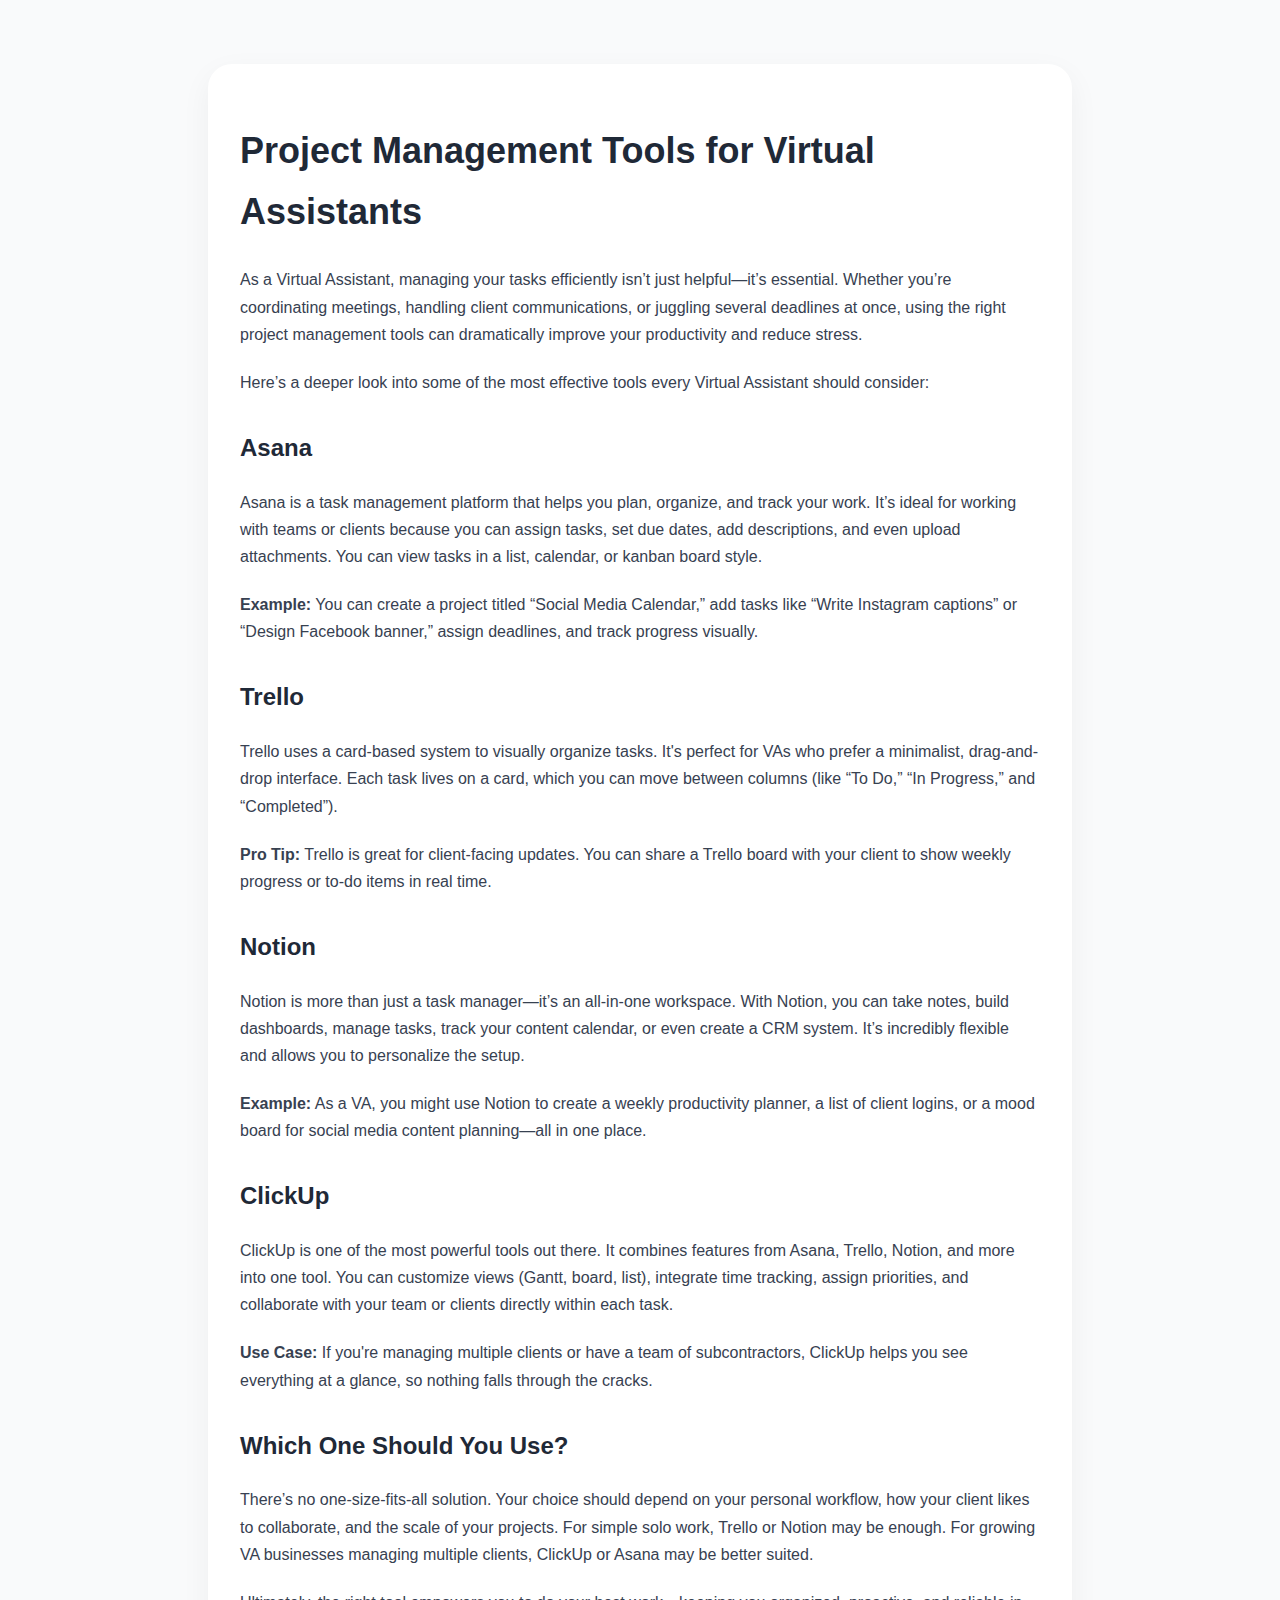
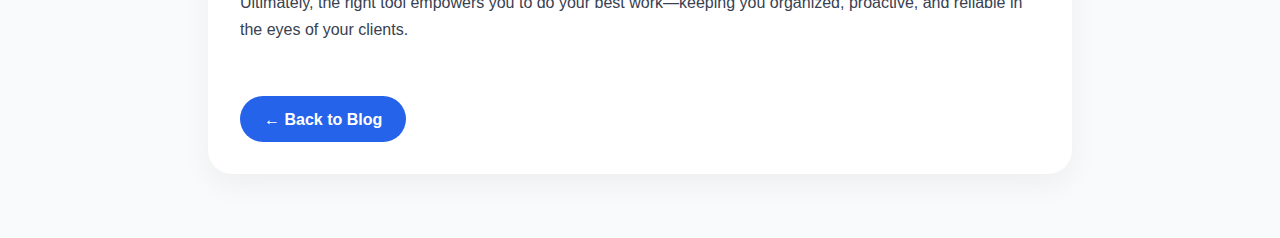
<file: post2.html>
<!DOCTYPE html>
<html lang="en">
<head>
  <meta charset="UTF-8" />
  <meta name="viewport" content="width=device-width, initial-scale=1.0"/>
  <title>Project Management Tools for Virtual Assistants</title>
  <style>
    body {
      font-family: 'Segoe UI', sans-serif;
      background-color: #f9fafb;
      margin: 0;
      padding: 0;
      line-height: 1.7;
      color: #374151;
    }

    .container {
      max-width: 800px;
      margin: 4rem auto;
      padding: 2rem;
      background-color: #ffffff;
      border-radius: 1.5rem;
      box-shadow: 0 10px 30px rgba(0, 0, 0, 0.05);
    }

    h1 {
      font-size: 2.25rem;
      color: #1f2937;
      margin-bottom: 1.5rem;
    }

    h2 {
      color: #1f2937;
      margin-top: 2rem;
    }

    p {
      margin-bottom: 1.3rem;
      font-size: 1rem;
    }

    .back-button {
      display: inline-block;
      margin-top: 2rem;
      padding: 0.6rem 1.5rem;
      background-color: #2563eb;
      color: white;
      border-radius: 50px;
      text-decoration: none;
      font-weight: bold;
      transition: background 0.3s ease;
    }

    .back-button:hover {
      background-color: #1e40af;
    }

    html {
      scroll-behavior: smooth;
    }
  </style>
</head>
<body>
  <div class="container">
    <h1>Project Management Tools for Virtual Assistants</h1>
    <p>As a Virtual Assistant, managing your tasks efficiently isn’t just helpful—it’s essential. Whether you’re coordinating meetings, handling client communications, or juggling several deadlines at once, using the right project management tools can dramatically improve your productivity and reduce stress.</p>

    <p>Here’s a deeper look into some of the most effective tools every Virtual Assistant should consider:</p>

    <h2>Asana</h2>
    <p>Asana is a task management platform that helps you plan, organize, and track your work. It’s ideal for working with teams or clients because you can assign tasks, set due dates, add descriptions, and even upload attachments. You can view tasks in a list, calendar, or kanban board style.</p>
    <p><strong>Example:</strong> You can create a project titled “Social Media Calendar,” add tasks like “Write Instagram captions” or “Design Facebook banner,” assign deadlines, and track progress visually.</p>

    <h2>Trello</h2>
    <p>Trello uses a card-based system to visually organize tasks. It's perfect for VAs who prefer a minimalist, drag-and-drop interface. Each task lives on a card, which you can move between columns (like “To Do,” “In Progress,” and “Completed”).</p>
    <p><strong>Pro Tip:</strong> Trello is great for client-facing updates. You can share a Trello board with your client to show weekly progress or to-do items in real time.</p>

    <h2>Notion</h2>
    <p>Notion is more than just a task manager—it’s an all-in-one workspace. With Notion, you can take notes, build dashboards, manage tasks, track your content calendar, or even create a CRM system. It’s incredibly flexible and allows you to personalize the setup.</p>
    <p><strong>Example:</strong> As a VA, you might use Notion to create a weekly productivity planner, a list of client logins, or a mood board for social media content planning—all in one place.</p>

    <h2>ClickUp</h2>
    <p>ClickUp is one of the most powerful tools out there. It combines features from Asana, Trello, Notion, and more into one tool. You can customize views (Gantt, board, list), integrate time tracking, assign priorities, and collaborate with your team or clients directly within each task.</p>
    <p><strong>Use Case:</strong> If you're managing multiple clients or have a team of subcontractors, ClickUp helps you see everything at a glance, so nothing falls through the cracks.</p>

    <h2>Which One Should You Use?</h2>
    <p>There’s no one-size-fits-all solution. Your choice should depend on your personal workflow, how your client likes to collaborate, and the scale of your projects. For simple solo work, Trello or Notion may be enough. For growing VA businesses managing multiple clients, ClickUp or Asana may be better suited.</p>

    <p>Ultimately, the right tool empowers you to do your best work—keeping you organized, proactive, and reliable in the eyes of your clients.</p>

    <a href="index.html#blog" class="back-button">← Back to Blog</a>
  </div>
</body>
</html>
</file>
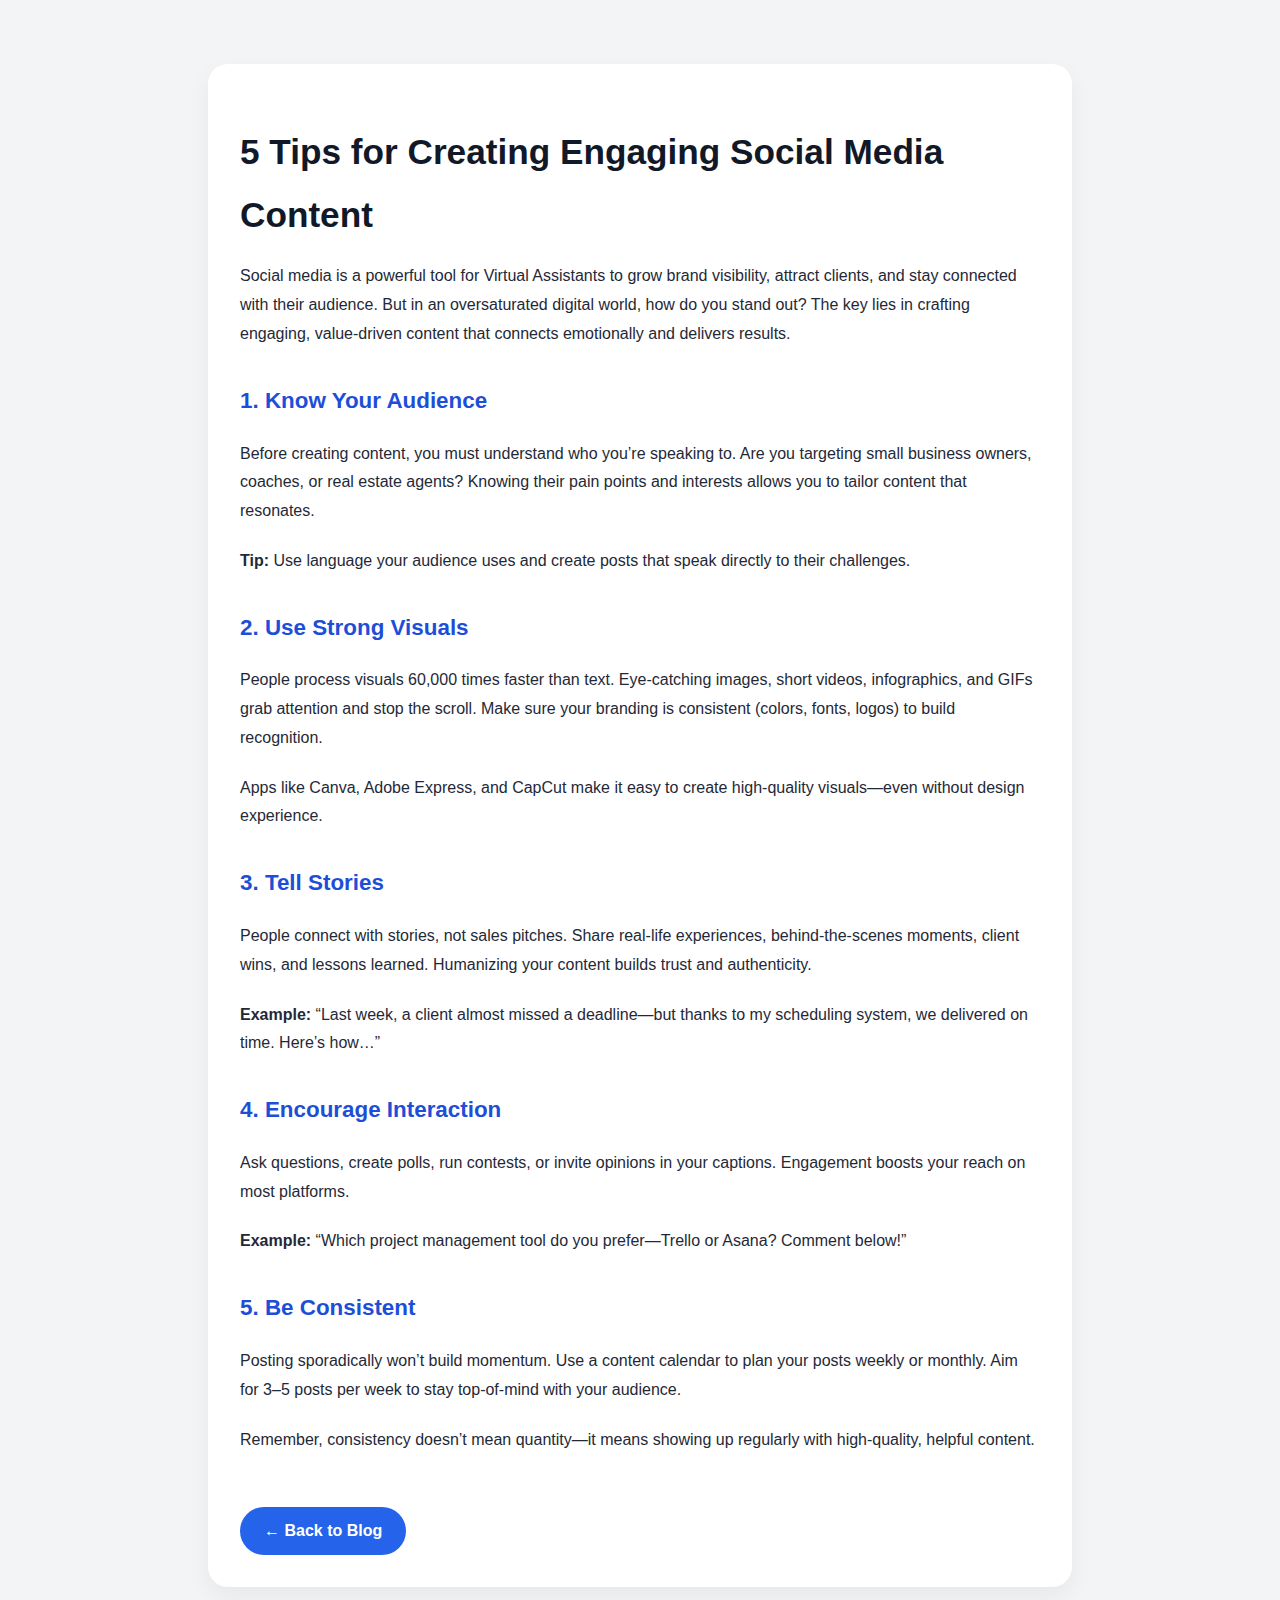
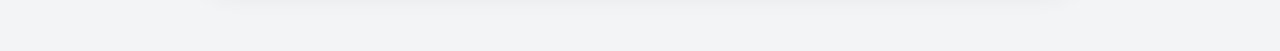
<file: post3.html>
<!DOCTYPE html>
<html lang="en">
<head>
  <meta charset="UTF-8" />
  <meta name="viewport" content="width=device-width, initial-scale=1.0"/>
  <title>5 Tips for Creating Engaging Social Media Content</title>
  <style>
    body {
      font-family: 'Segoe UI', sans-serif;
      background-color: #f3f4f6;
      margin: 0;
      padding: 0;
      color: #1f2937;
      line-height: 1.8;
    }

    .container {
      max-width: 800px;
      margin: 4rem auto;
      padding: 2rem;
      background: #fff;
      border-radius: 1.25rem;
      box-shadow: 0 10px 25px rgba(0,0,0,0.05);
    }

    h1 {
      font-size: 2.2rem;
      margin-bottom: 1rem;
      color: #111827;
    }

    h2 {
      font-size: 1.4rem;
      margin-top: 2rem;
      color: #1d4ed8;
    }

    p {
      font-size: 1rem;
      margin-bottom: 1.3rem;
    }

    .back-button {
      display: inline-block;
      margin-top: 2rem;
      padding: 0.6rem 1.5rem;
      background-color: #2563eb;
      color: white;
      border-radius: 50px;
      text-decoration: none;
      font-weight: bold;
      transition: background 0.3s ease;
    }

    .back-button:hover {
      background-color: #1e40af;
    }

    html {
      scroll-behavior: smooth;
    }
  </style>
</head>
<body>
  <div class="container">
    <h1>5 Tips for Creating Engaging Social Media Content</h1>
    <p>Social media is a powerful tool for Virtual Assistants to grow brand visibility, attract clients, and stay connected with their audience. But in an oversaturated digital world, how do you stand out? The key lies in crafting engaging, value-driven content that connects emotionally and delivers results.</p>

    <h2>1. Know Your Audience</h2>
    <p>Before creating content, you must understand who you’re speaking to. Are you targeting small business owners, coaches, or real estate agents? Knowing their pain points and interests allows you to tailor content that resonates.</p>

    <p><strong>Tip:</strong> Use language your audience uses and create posts that speak directly to their challenges.</p>

    <h2>2. Use Strong Visuals</h2>
    <p>People process visuals 60,000 times faster than text. Eye-catching images, short videos, infographics, and GIFs grab attention and stop the scroll. Make sure your branding is consistent (colors, fonts, logos) to build recognition.</p>

    <p>Apps like Canva, Adobe Express, and CapCut make it easy to create high-quality visuals—even without design experience.</p>

    <h2>3. Tell Stories</h2>
    <p>People connect with stories, not sales pitches. Share real-life experiences, behind-the-scenes moments, client wins, and lessons learned. Humanizing your content builds trust and authenticity.</p>

    <p><strong>Example:</strong> “Last week, a client almost missed a deadline—but thanks to my scheduling system, we delivered on time. Here’s how…”</p>

    <h2>4. Encourage Interaction</h2>
    <p>Ask questions, create polls, run contests, or invite opinions in your captions. Engagement boosts your reach on most platforms.</p>

    <p><strong>Example:</strong> “Which project management tool do you prefer—Trello or Asana? Comment below!”</p>

    <h2>5. Be Consistent</h2>
    <p>Posting sporadically won’t build momentum. Use a content calendar to plan your posts weekly or monthly. Aim for 3–5 posts per week to stay top-of-mind with your audience.</p>

    <p>Remember, consistency doesn’t mean quantity—it means showing up regularly with high-quality, helpful content.</p>

    <a href="index.html#blog" class="back-button">← Back to Blog</a>
  </div>
</body>
</html>
</file>
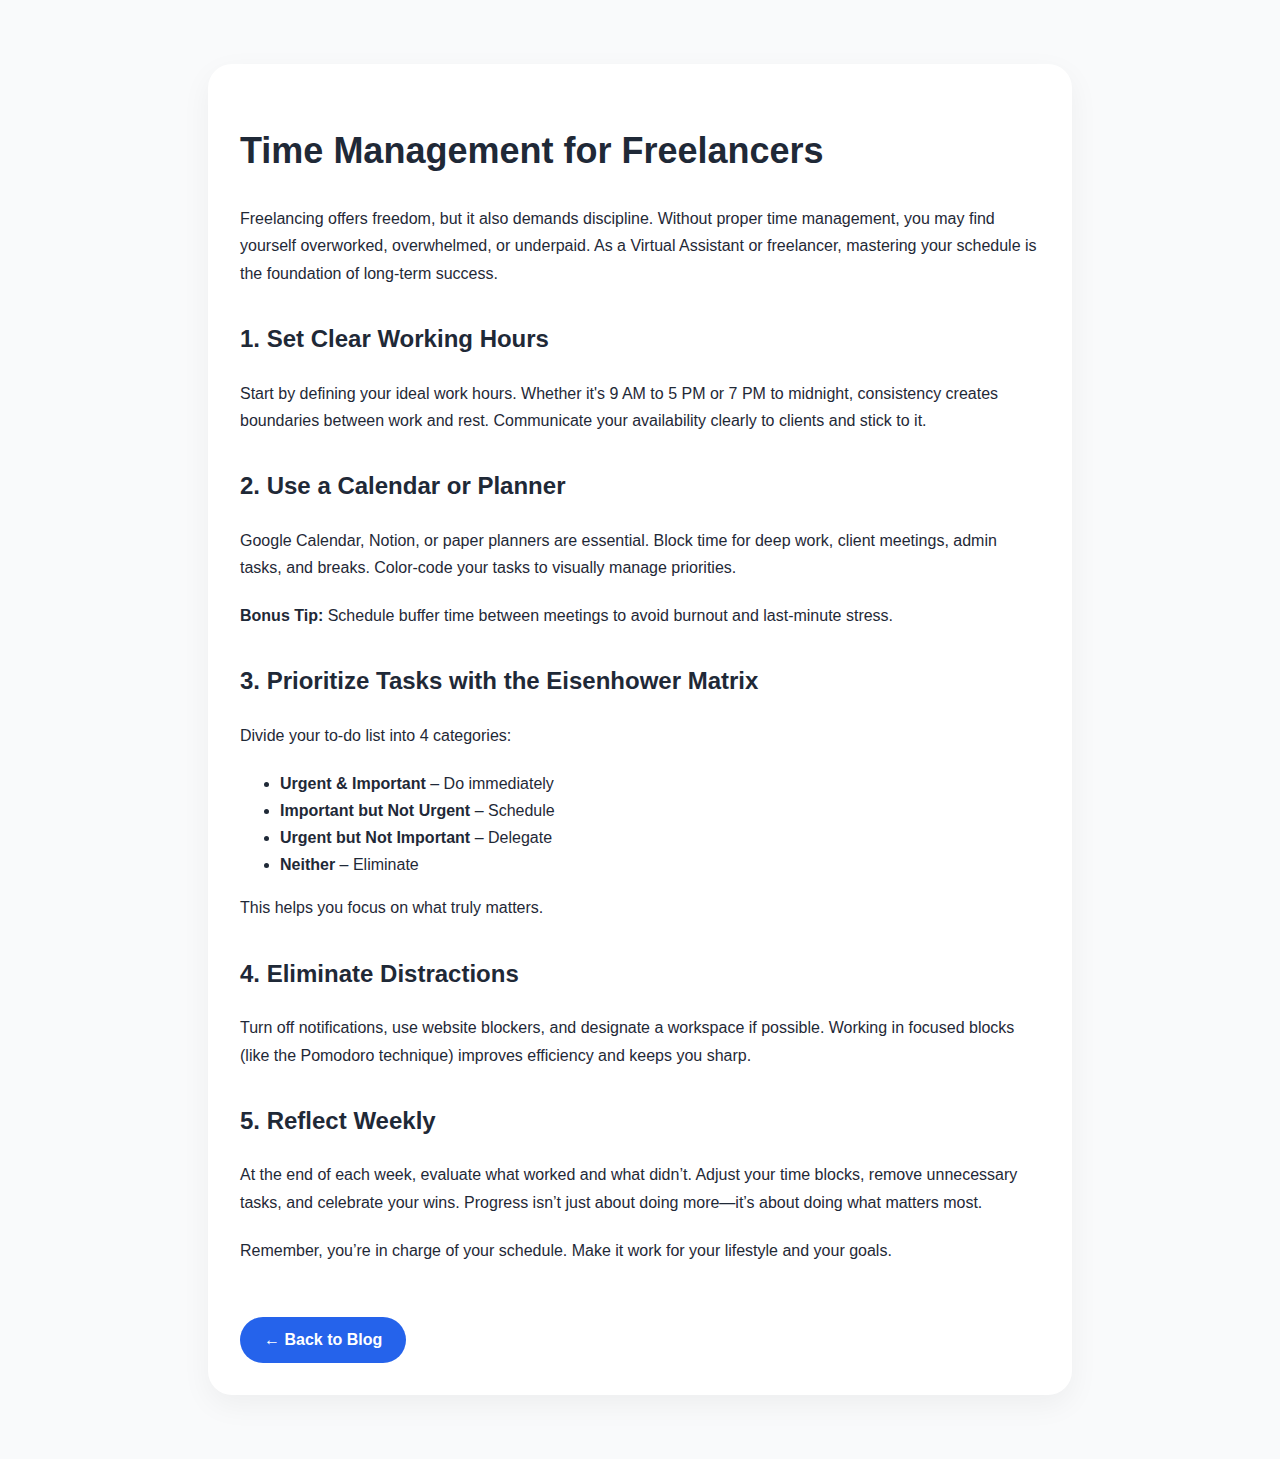
<file: post4.html>
<!DOCTYPE html>
<html lang="en">
<head>
  <meta charset="UTF-8" />
  <meta name="viewport" content="width=device-width, initial-scale=1.0"/>
  <title>Time Management for Freelancers</title>
  <style>
    body {
      font-family: 'Segoe UI', sans-serif;
      background-color: #f9fafb;
      margin: 0;
      padding: 0;
      color: #1f2937;
      line-height: 1.7;
    }

    .container {
      max-width: 800px;
      margin: 4rem auto;
      padding: 2rem;
      background-color: #ffffff;
      border-radius: 1.5rem;
      box-shadow: 0 10px 30px rgba(0, 0, 0, 0.05);
    }

    h1 {
      font-size: 2.25rem;
      color: #1f2937;
      margin-bottom: 1.5rem;
    }

    h2 {
      color: #1f2937;
      margin-top: 2rem;
    }

    p {
      margin-bottom: 1.3rem;
      font-size: 1rem;
    }

    .back-button {
      display: inline-block;
      margin-top: 2rem;
      padding: 0.6rem 1.5rem;
      background-color: #2563eb;
      color: white;
      border-radius: 50px;
      text-decoration: none;
      font-weight: bold;
      transition: background 0.3s ease;
    }

    .back-button:hover {
      background-color: #1e40af;
    }

    html {
      scroll-behavior: smooth;
    }
  </style>
</head>
<body>
  <div class="container">
    <h1>Time Management for Freelancers</h1>
    <p>Freelancing offers freedom, but it also demands discipline. Without proper time management, you may find yourself overworked, overwhelmed, or underpaid. As a Virtual Assistant or freelancer, mastering your schedule is the foundation of long-term success.</p>

    <h2>1. Set Clear Working Hours</h2>
    <p>Start by defining your ideal work hours. Whether it's 9 AM to 5 PM or 7 PM to midnight, consistency creates boundaries between work and rest. Communicate your availability clearly to clients and stick to it.</p>

    <h2>2. Use a Calendar or Planner</h2>
    <p>Google Calendar, Notion, or paper planners are essential. Block time for deep work, client meetings, admin tasks, and breaks. Color-code your tasks to visually manage priorities.</p>

    <p><strong>Bonus Tip:</strong> Schedule buffer time between meetings to avoid burnout and last-minute stress.</p>

    <h2>3. Prioritize Tasks with the Eisenhower Matrix</h2>
    <p>Divide your to-do list into 4 categories:</p>
    <ul>
      <li><strong>Urgent & Important</strong> – Do immediately</li>
      <li><strong>Important but Not Urgent</strong> – Schedule</li>
      <li><strong>Urgent but Not Important</strong> – Delegate</li>
      <li><strong>Neither</strong> – Eliminate</li>
    </ul>
    <p>This helps you focus on what truly matters.</p>

    <h2>4. Eliminate Distractions</h2>
    <p>Turn off notifications, use website blockers, and designate a workspace if possible. Working in focused blocks (like the Pomodoro technique) improves efficiency and keeps you sharp.</p>

    <h2>5. Reflect Weekly</h2>
    <p>At the end of each week, evaluate what worked and what didn’t. Adjust your time blocks, remove unnecessary tasks, and celebrate your wins. Progress isn’t just about doing more—it’s about doing what matters most.</p>

    <p>Remember, you’re in charge of your schedule. Make it work for your lifestyle and your goals.</p>

    <a href="index.html#blog" class="back-button">← Back to Blog</a>
  </div>
</body>
</html>
</file>
<file: styles.css>
/* Enable smooth scrolling for the whole page */
html {
  scroll-behavior: smooth;
}

* {
  margin: 0;
  padding: 0;
  box-sizing: border-box;
  transition: all 0.3s ease;
}

body {
  font-family: 'Poppins', sans-serif;
  background-color: #ffffff;
  color: #003366;
  overflow-x: hidden;
  scroll-behavior: smooth; /* Smooth scroll for body */
}



/* H E A D E R*/
header {
  position: fixed;
  top: 0;
  width: 100%;
  z-index: 999;
  display: flex;
  justify-content: space-between;
  align-items: center;
  padding: 10px 20px;
  backdrop-filter: blur(12px);
  background-color: rgba(0, 102, 204, 0.1);
  border-bottom: 1px solid rgba(0, 102, 204, 0.15);
  box-shadow: 0 4px 12px rgba(0,0,0,0.05);
}


/*L O G O*/
.logo img {
  height: 70px;
  width: auto;
  border-radius: 50%;
}



/* H O R I Z O N T A L     M E N U*/
.horizontal-menu {
  position: fixed;
  top: 30px;
  left: 0;
  width: 100%; /* Full width */
  background: rgba(0, 0, 0, 0.3); /* Glass effect */
  backdrop-filter: blur(10px); /* Background blur */
  display: flex; /* Flex for horizontal layout */
  justify-content: space-between; /* Space between button and menu items */
  padding: 10px 20px;
  z-index: 999;
  border-radius: 8px;
}

/* M E N U - I T E M S   C O N T A I N E R */
.menu-items {
  display: flex; /* Horizontal layout */
  list-style: none;
  padding: 0;
  margin: 0;
}

/* Individual menu items */
.menu-items li {
  margin-right: 20px;
}

.menu-items li a {
  padding: 10px 15px;
  background: rgba(255, 255, 255, 0.1); /* Glass effect background */
  backdrop-filter: blur(10px); /* Additional blur */
  color: #fff;
  text-decoration: none;
  font-size: 1.2rem;
  border-radius: 5px;
  transition: background 0.3s ease;
}



/* Hover effect */
.menu-items li a:hover {
  background: rgba(30, 144, 255, 0.8); /* Hover color */
}

/* Hide the menu by default on mobile */
#menu-items {
  display: flex; /* Display horizontally by default */
}

/* Menu toggle button */
.menu-toggle {
  background: transparent;
  border: none;
  color: white;
  font-size: 1.5rem;
  cursor: pointer;
}

.menu-toggle i {
  font-size: 2rem;
}

/* Mobile Responsiveness */
@media (max-width: 768px) {
  .menu-items {
    display: none; /* Hide menu initially on small screens */
    position: absolute;
    top: 60px; /* Position below the header */
    left: 0;
    width: 100%;
    background: rgba(0, 0, 0, 0.5);
    flex-direction: column; /* Stack vertically on mobile */
    padding: 10px 0;
  }

  .menu-items li {
    margin-bottom: 10px;
  }

  .menu-toggle {
    display: block; /* Show menu toggle button on mobile */
  }
}


/* Hero Section */
#hero { 
  height: 100vh;
  display: flex;
  justify-content: center;
  align-items: center;
  flex-direction: column;
  text-align: center;
  background: linear-gradient(135deg, #E8F6FD, #FFFFFF); /* Very soft light blue to white */
  color: #1A3A56; /* Darker shade of blue for a professional look */
  padding: 60px 20px;
  font-family: 'Lora', serif;
  border-radius: 10px;
  box-shadow: 0 4px 12px rgba(0, 0, 0, 0.08); /* Soft subtle shadow */
  overflow: hidden;
}


/* Heading */
@import url('https://fonts.googleapis.com/css2?family=Inter:wght@400;600;700&display=swap');

#hero {
  background: linear-gradient(to right, #f5f7fa, #c3d8ff); /* Soft cloudy blue */
  color: #333;
  padding: 100px 20px;
  text-align: center;
  font-family: 'Inter', sans-serif;
  display: flex;
  align-items: center;
  justify-content: center;
  min-height: 100vh;
}

.hero-container {
  max-width: 700px;
  margin: 0 auto;
}

#hero h1 {
  font-size: 2.8rem;
  font-weight: 700;
  margin-bottom: 20px;
  color: #1f2937;
}

#hero h1 span {
  color: #2563eb;
  font-weight: 600;
}

#hero p {
  font-size: 1.2rem;
  color: #4b5563;
  margin-bottom: 30px;
}

.cta-button {
  background-color: #2563eb;
  color: #fff;
  padding: 14px 30px;
  border-radius: 30px;
  text-decoration: none;
  font-weight: 600;
  transition: 0.3s ease;
  font-size: 1rem;
}

.cta-button:hover {
  background-color: #1d4ed8;
  transform: scale(1.05);
}


/* Animation Keyframes */
@keyframes fadeInUp {
  0% {
    opacity: 0;
    transform: translateY(20px);
  }
  100% {
    opacity: 1;
    transform: translateY(0);
  }
}

/* Responsive Design */
@media screen and (max-width: 768px) {
  #hero h1 {
    font-size: 2.6em;
  }

  #hero p {
    font-size: 1.1em;
  }

  #cta-btn {
    font-size: 1em;
    padding: 12px 28px;
  }
}

/* F O O T E R*/
footer {
  background-color: rgba(0, 102, 204, 0.1);
  color: #003366;
  text-align: center;
  padding: 25px 0;
  backdrop-filter: blur(10px);
  border-top: 1px solid rgba(0, 102, 204, 0.15);
  font-size: 0.9em;
}


section {
  padding: 80px 20px;
  text-align: center;
}

#about, #portfolio, #testimony, #contact {
  background-color: #f0f8ff;
}

h2 {
  font-size: 2em;
  color: #003366;
  margin-bottom: 20px;
}


/* Adding animation for About Section */
/* Background Gradient */
.about-section {
  padding: 80px 20px;
  background: linear-gradient(to right, #0077B6, #00B4D8);
  color: white;
  font-family: 'Lora', serif;
}

/* About Section Container */
.container {
  max-width: 1200px;
  margin: 0 auto;
  text-align: center;
}

/* Headline (About Me) */
h2 {
  font-size: 3em;
  font-weight: 700;
  margin-bottom: 20px;
  font-family: 'Poppins', sans-serif;
  letter-spacing: 1px;
}

/* Paragraph Styles */
/* Global Styling */
* {
    margin: 0;
    padding: 0;
    box-sizing: border-box;
}

body {
    font-family: 'Helvetica Neue', Arial, sans-serif;
    background-color: #f9f9f9;
    color: #333;
    line-height: 1.6;
}

/* About Section */
#about {
    padding: 60px 20px;
    background-color: #fff;
    max-width: 1200px;
    margin: 0 auto;
    text-align: center;
}

#about h2 {
    font-size: 3rem;
    color: #4e73df;
    margin-bottom: 30px;
    font-weight: bold;
    letter-spacing: 2px;
    text-transform: uppercase;
    position: relative;
}

#about h2::after {
    content: '';
    position: absolute;
    bottom: 0;
    left: 0;
    width: 50px;
    height: 4px;
    background-color: #4e73df;
}

.about-container {
    display: flex;
    flex-direction: row;
    align-items: flex-start;
    justify-content: space-between;
    gap: 40px;
    flex-wrap: wrap;
    margin-top: 40px;
}

.about-photo {
    flex: 0 0 35%;
    position: relative;
}

.about-photo img {
    width: 100%;
    height: auto;
    border-radius: 10px;
    box-shadow: 0 10px 40px rgba(0, 0, 0, 0.15);
}

.about-text {
    flex: 1;
    padding: 30px;
    text-align: left;
    background-color: #f8f9fc;
    border-radius: 8px;
    box-shadow: 0 10px 20px rgba(0, 0, 0, 0.1);
}

.about-text p {
    font-size: 1.0rem;
    margin-bottom: 20px;
    color: #666;
    line-height: 1.5;
}

.specializations {
    list-style: none;
    margin: 20px 0;
    padding: 0;
}

.specializations li {
    font-size: 0.9rem;
    line-height: 1.2;
    color: #4e73df;
    padding-left: 20px;
    position: relative;
}

.specializations li::before {
    content: '✔';
    position: absolute;
    left: 0;
    color: #4e73df;
}


/* Responsive Design */
@media screen and (max-width: 768px) {
    #about .about-container {
        flex-direction: column;
        text-align: center;
    }

    .about-photo {
        margin-bottom: 50px;
        margin-top: 50px;
    }

    .about-photo img {
        max-width: 90%;
        margin: 0 auto;
    }

    .about-text {
        padding: 10px;
    }

    #about h2 {
        font-size: 2.2rem;
    }

    .specializations li {
        font-size: 0.9rem;
    
    }
}



/* More About Me Section */
.details-section {
  padding: 60px 20px;
  background-color: #f4f4f4;
  text-align: center;
}

.details-section .section-title {
  font-size: 2rem;
  font-weight: bold;
  color: #333;
  margin-bottom: 20px;
}

.details-section .sub-title {
  font-size: 1.5rem;
  font-weight: 600;
  color: #0052cc; /* Blue for subheading */
  margin-bottom: 10px;
}

.details-section .text {
  font-size: 1rem;
  color: #666;
  line-height: 1.6;
  margin-bottom: 30px;
}

/* Container for Sections (Background, Education, Experience) */
.details-section .section-container {
  max-width: 800px;
  margin: 0 auto;
  padding: 20px;
  background-color: #fff;
  border-radius: 8px;
  box-shadow: 0 4px 8px rgba(0, 0, 0, 0.1);
}

/* Section Individual Styling */
.details-section .section-item {
  margin-bottom: 30px;
}

.details-section .section-item:last-child {
  margin-bottom: 0;
}

@media (max-width: 768px) {
  .details-section .section-title {
    font-size: 1.75rem;
  }

  .details-section .sub-title {
    font-size: 1.25rem;
  }
}


/* S E R V I C E S */
#services {
  padding: 40px;
  background-color: #f0f8ff; /* Light background color */
}


.services-grid {
  display: grid;
  grid-template-columns: repeat(auto-fit, minmax(280px, 1fr));
  gap: 2rem;
  padding: 20px 0;
}

.service-box {
  background-color: #f9f9f9;
  padding: 1.5rem;
  border-radius: 15px;
  box-shadow: 0 8px 20px rgba(0, 0, 0, 0.08);
  text-align: center;
  transition: transform 0.3s ease;
}

.service-box:hover {
  transform: translateY(-5px);
}

.service-box img {
  width: 80px;
  height: 80px;
  object-fit: contain;
  margin-bottom: 1rem;
}

.service-box h3 {
  font-size: 1.2rem;
  margin-bottom: 0.5rem;
  color: #003366;
}

.service-box p {
  font-size: 0.95rem;
  line-height: 1.4;
  color: #333;
}

.service-icon {
  font-size: 40px;
  color: #0055aa;
  margin-bottom: 1rem;
}


@media (max-width: 768px) {
  .services-container {
    flex-direction: column;
  }
}


/* S C R O L L I N G - P H O T O S */
.scrolling-photos {
  display: grid;
  grid-template-columns: repeat(3, 1fr); /* 3 equal columns */
  gap: 10px; /* Reduced gap between images */
}

.scrolling-photos img {
  width: 100%; /* Make sure the image stretches to fill the container */
  height: 200px; /* Fixed height for all images */
  object-fit: cover; /* Ensure the image fills the container while maintaining aspect ratio */
  transition: transform 0.3s ease;
}

.scrolling-photos img:hover {
  transform: scale(1.05);
}

@keyframes scroll {
  0% { transform: translateY(0); }
  100% { transform: translateY(-100%); }
}

/* Responsive Design */
@media (max-width: 768px) {
  /* Header Adjustment */
  header {
    flex-direction: column;
    text-align: center;
  }

  nav ul {
    flex-direction: column;
    gap: 10px;
  }

  /* Hero Section */
  #hero h1 {
    font-size: 2.5em;
  }

  #hero p {
    font-size: 1.2em;
  }
}
#details {
  padding: 30px 5%;
  background-color: #f8f9fa;
}

.section-title {
  font-size: 2rem;
  font-weight: 700;
  text-align: center;
  margin-bottom: 20px;
  color: #333;
}

.grid-container {
  display: grid;
  grid-template-columns: 1fr 1fr 1fr;
  gap: 20px;
}

.grid-item {
  background-color: #fff;
  border-radius: 8px;
  padding: 20px;
  box-shadow: 0 3px 8px rgba(0, 0, 0, 0.1);
  transition: transform 0.3s ease, box-shadow 0.3s ease;
}

.grid-item:hover {
  transform: translateY(-5px);
  box-shadow: 0 6px 12px rgba(0, 0, 0, 0.15);
}

.sub-title {
  font-size: 1.4rem;
  font-weight: 600;
  margin-bottom: 10px;
  color: #007bff;
}

.sub-sub-title {
  font-size: 1.2rem;
  font-weight: 500;
  margin-bottom: 8px;
  color: #007bff;
}

.text {
  font-size: 1rem;
  line-height: 1.5;
  color: #555;
}

.fancy-list {
  list-style: none;
  padding: 0;
}

.fancy-list li {
  font-size: 1rem;
  color: #555;
  margin-bottom: 8px;
}

.fancy-list li strong {
  font-weight: 600;
  color: #333;
}

.fancy-list ul {
  padding-left: 15px;
  margin-top: 10px;
}

.fancy-list ul li {
  font-size: 0.95rem;
  margin-bottom: 5px;
}

@media (max-width: 768px) {
  .grid-container {
    grid-template-columns: 1fr;
  }
}

#portfolio {
  padding: 4rem 2rem;
  background: linear-gradient(135deg, #dfe8fc, #dae6f9); /* Your dark blue gradient */
  color: #e2e8f0;
  text-align: center;
}

#portfolio {
  padding: 60px 20px;
  text-align: center;
  background-color: #f4f6f9;
}

.section-description {
  max-width: 600px;
  margin: 0 auto 40px;
  font-size: 1rem;
  color: #555;
}

.portfolio-grid {
  display: grid;
  grid-template-columns: repeat(auto-fit, minmax(280px, 1fr));
  gap: 2rem;
}

.portfolio-card {
  background-color: #ffffff;
  padding: 2rem;
  border-radius: 15px;
  box-shadow: 0 8px 25px rgba(0, 0, 0, 0.05);
  transition: transform 0.3s ease;
}

.portfolio-card:hover {
  transform: translateY(-5px);
}

.portfolio-card h3 {
  font-size: 1.2rem;
  color: #003366;
  margin-bottom: 10px;
}

.view-full-portfolio {
  background: linear-gradient(to right, #e0f2ff, #c7d2fe); /* lighter modern gradient */
  color: #1e293b; /* dark slate for contrast */
  text-align: center;
  padding: 4rem 2rem;
  border-radius: 2rem;
  box-shadow: 0 20px 40px rgba(0, 0, 0, 0.1);
}

.view-full-portfolio h2 {
  font-size: 2rem;
  margin-bottom: 1rem;
  font-weight: 700;
  color: #1e3a8a; /* deep blue for modern accent */
}

.section-description {
  font-size: 1.1rem;
  max-width: 700px;
  margin: 0 auto 2rem auto;
  line-height: 1.6;
  color: #334155; /* slate text for softer readability */
}

.view-full-portfolio-btn {
  display: inline-block;
  background-color: #e9f1fe;
  color: #ffffff;
  padding: 0.75rem 2rem;
  font-weight: bold;
  font-size: 1rem;
  border-radius: 50px;
  text-decoration: none;
  transition: all 0.3s ease;
  box-shadow: 0 8px 20px rgba(59, 130, 246, 0.3);
}

.view-full-portfolio-btn:hover {
  background-color: #2563eb;
  transform: scale(1.05);
}


.scroll-wrapper {
  position: relative;
  overflow: hidden;
  padding: 0px 0;

  /* Glass effect */
  background: rgba(255, 255, 255, 0.08); /* Slightly softer for more gloss */
  backdrop-filter: white;
  -webkit-backdrop-filter: black;
  border: white;
  box-shadow: 0 8px 32px rgba(0, 123, 255, 0.1); /* Bluish shadow for glow */
  border-radius: 00px;
}

.scroll-container {
  overflow: hidden;
  white-space: nowrap;
}

.scroll-content {
  display: inline-flex;
  align-items: center;
  animation: scroll 25s linear infinite;
}

.scroll-container:hover .scroll-content {
  animation-play-state: paused;
}




/* T O O L S */
.tool-item {
  flex: 0 0 auto;
  width: 120px;
  margin: 0 20px;
  text-align: center;
  padding: 15px;
  border-radius: 20px;


  background: rgba(255, 255, 255, 0.15); /* more visible glass */
  backdrop-filter: blur(12px);
  -webkit-backdrop-filter: blur(12px);

  border: 1px solid rgba(0, 123, 255, 0.25);
  box-shadow: 0 4px 20px rgba(0, 123, 255, 0.3);
  transition: transform 0.3s ease, box-shadow 0.3s ease;

  display: inline-flex;
  flex-direction: column;
  align-items: center;
  justify-content: center;
  color: #3f56e9;
}

.tool-item:hover {
  transform: translateY(-5px);
  box-shadow: white;
}

.tool-item img {
  width: 50px;
  height: 50px;
  margin-bottom: 10px;
}

.tool-item {
  /* existing styles... */
  color: #ffffff; /* or try a soft blue like #cce6ff */
}

.tool-item p {
  font-size: 12px;
  font-weight: 600;
  color: #13023a; /* Change from white if needed */
  text-shadow: 0 1px 2px rgba(230, 249, 13, 0.6); /* ✅ makes white text readable */
  margin: 0;

  color: #122e42;
text-shadow: 0 0 5px rgba(255, 255, 255, 0.3);

}

@keyframes scroll {
  0% {
    transform: translateX(0%);
  }
  100% {
    transform: translateX(-50%);
  }
}

.scroll-btn {
  position: absolute;
  top: 50%;
  transform: translateY(-50%);
  background: #ffffff10;
  border: none;
  color: white;
  font-size: 24px;
  padding: 10px;
  cursor: pointer;
  z-index: 2;
  transition: background 0.3s;
}



/* S K I L L S */
#skills {
  padding: 60px 20px;
  background-color:  #f0f8ff ; /* light tone to contrast your dark sections */
  text-align: center;
}

#skills {
  background-color: #f9fafb;
  padding: 80px 20px;
  font-family: 'Inter', sans-serif;
  text-align: center;
}

#skills h2 {
  font-size: 2.5rem;
  color: #1f2937;
  margin-bottom: 10px;
}

.section-description {
  font-size: 1.1rem;
  color: #6b7280;
  margin-bottom: 40px;
}

.skills-container {
  display: grid;
  grid-template-columns: repeat(auto-fit, minmax(280px, 1fr));
  gap: 30px;
  max-width: 1000px;
  margin: 0 auto;
  padding: 0 20px;
}

.skill-box {
  background-color: #ffffff;
  padding: 30px;
  border-radius: 16px;
  box-shadow: 0 6px 20px rgba(0, 0, 0, 0.05);
  transition: transform 0.3s ease;
  text-align: left;
}

.skill-box:hover {
  transform: translateY(-5px);
}

.skill-box h3 {
  font-size: 1.4rem;
  color: #2563eb;
  margin-bottom: 15px;
}

.skill-box ul {
  list-style: none;
  padding-left: 0;
}

.skill-box ul li {
  font-size: 1rem;
  color: #374151;
  padding: 6px 0;
  border-bottom: 1px solid #e5e7eb;
}


/* W H Y   H I R E   M E */

#why-hire-me {
  background-color: #f9fafb;
  padding: 60px 20px;
  text-align: center;
  font-family: 'Inter', sans-serif;
}

#why-hire-me h2 {
  font-size: 2.5rem;
  color: #1f2937;
  margin-bottom: 20px;
}

.section-description {
  font-size: 1.2rem;
  color: #6b7280;
  margin-bottom: 40px;
}

.reasons {
  display: flex;
  justify-content: center;
  gap: 40px;
  flex-wrap: wrap;
}

.reason {
  background-color: #ffffff;
  padding: 20px;
  border-radius: 8px;
  width: 250px;
  box-shadow: 0 4px 6px rgba(0, 0, 0, 0.1);
  text-align: center;
}

.reason h3 {
  font-size: 1.6rem;
  color: #1f2937;
  margin-bottom: 10px;
}

.reason .icon {
  font-size: 2rem;
  color: #007bff;
  margin-bottom: 10px;
}

.reason p {
  font-size: 1rem;
  color: #374151;
}

.call-to-action {
  font-size: 1.2rem;
  color: #1f2937;
  margin-top: 40px;
  font-weight: 600;
}

.call-to-action:hover {
  color: #007bff;
  cursor: pointer;
}



/* N A V I G A T I O N       B A R */
.glass-navbar {
  position: fixed;
  top: 0;
  width: 100%;
  padding: 1rem 2rem;
  display: flex;
  justify-content: space-between;
  align-items: center;
  background: rgba(173, 216, 230, 0.15); /* Light Blue Transparency */
  backdrop-filter: blur(15px);
  -webkit-backdrop-filter: blur(15px);
  box-shadow: 0 4px 20px rgba(0, 0, 50, 0.1);
  border-bottom: 1px solid rgba(255, 255, 255, 0.1);
  z-index: 999;
  border-radius: 0 0 20px 20px;
}

/* Logo */
.logo img {
  height: 70px;
  width: auto;
}

/* Burger menu */
.burger-menu {
  display: none;
  font-size: 1.5rem;
  color: #003366; /* Dark Blue Icon */
  cursor: pointer;
}

/* Menu */
.menu {
  display: flex;
  gap: 2rem;
  list-style: none;
  margin: 0;
  padding: 0;
}

.menu li {
  position: relative;
}

.menu a {
  color: #002244; /* Darker blue text */
  text-decoration: none;
  font-weight: 500;
  padding: 0.5rem 0;
  transition: color 0.3s ease;
}

.menu a:hover {
  color: #007BFF; /* Hover Blue */
}

/* Dropdown */
.menu li ul.dropdown {
  display: none;
  position: absolute;
  top: 100%;
  left: 0;
  background: rgba(173, 216, 230, 0.2);
  backdrop-filter: blur(10px);
  -webkit-backdrop-filter: blur(10px);
  list-style: none;
  padding: 0.5rem 0;
  margin: 0;
  border-radius: 10px;
  box-shadow: 0 8px 20px rgba(0, 0, 50, 0.1);
  min-width: 180px;
  z-index: 998;
}

.menu li:hover ul.dropdown {
  display: block;
}

.dropdown li {
  padding: 0;
}

.dropdown li a {
  display: block;
  padding: 0.75rem 1rem;
  color: #002244;
  transition: background 0.3s ease, color 0.3s ease;
}

.dropdown li a:hover {
  background: rgba(0, 123, 255, 0.1);
  color: #007BFF;
}

/* Responsive */
@media (max-width: 768px) {
  .burger-menu {
    display: block;
  }

  .menu {
    display: none;
    flex-direction: column;
    position: absolute;
    right: 2rem;
    top: 80px;
    background: rgba(173, 216, 230, 0.9);
    border-radius: 15px;
    padding: 1rem;
  }

  .menu.show {
    display: flex;
  }
}

.contact-section {
  padding: 60px 20px;
  background: #f0f8ff;
}



/* C O N T A C T*/
.contact-container {
  display: flex;
  flex-direction: column;
  gap: 40px;
  max-width: 900px;
  margin: 0 auto;
  padding: 40px;
  border-radius: 20px;
  background: rgba(173, 216, 230, 0.15);
  backdrop-filter: blur(15px);
  box-shadow: 0 8px 32px rgba(0, 0, 0, 0.2);
}

.contact-details h2 {
  font-size: 2rem;
  color: #003366;
  margin-bottom: 10px;
}

.contact-details p {
  color: #003366;
  font-size: 1.1em;
}

.contact-form form {
  display: flex;
  flex-direction: column;
}

.contact-form label {
  color: #003366;
  font-weight: 600;
  margin-bottom: 6px;
}

.contact-form input,
.contact-form textarea {
  padding: 12px;
  margin-bottom: 20px;
  border: none;
  border-radius: 12px;
  font-size: 1em;
  background: rgba(255, 255, 255, 0.4);
  color: #003366;
  backdrop-filter: blur(10px);
}

.contact-form input::placeholder,
.contact-form textarea::placeholder {
  color: #004080;
}

.submit-btn {
  padding: 12px;
  border: none;
  background-color: #003366;
  color: #fff;
  font-size: 1.1em;
  border-radius: 12px;
  cursor: pointer;
  transition: background-color 0.3s ease;
}

.submit-btn:hover {
  background-color: #0059b3;
}

@media screen and (min-width: 768px) {
  .contact-container {
    flex-direction: row;
    justify-content: space-between;
  }

  .contact-details,
  .contact-form {
    flex: 1;
  }

  .contact-form {
    margin-left: 30px;
  }
}

/* Certificates Section Styling */
#certificates {
  padding: 60px 20px;
  background-color: #ffffff;
  text-align: center;
}

#certificates h2 {
  font-size: 2rem;
  color: #003366;
  margin-bottom: 40px;
}

.certificates-container {
  display: grid;
  grid-template-columns: repeat(auto-fit, minmax(260px, 1fr));
  gap: 30px;
  max-width: 1200px;
  margin: 0 auto;
}

.certificate-card {
  background-color: #f7f9fc;
  padding: 20px;
  border-radius: 15px;
  box-shadow: 0 8px 20px rgba(0, 0, 0, 0.05);
  transition: transform 0.3s ease, box-shadow 0.3s ease;
}

.certificate-card:hover {
  transform: translateY(-5px);
  box-shadow: 0 12px 24px rgba(0, 0, 0, 0.1);
}

.certificate-card img {
  width: 100%;
  height: auto;
  border-radius: 10px;
  margin-bottom: 15px;
}

.certificate-card h3 {
  font-size: 1.2rem;
  color: #003366;
  margin-bottom: 10px;
}

.certificate-card p {
  font-size: 0.95rem;
  color: #666;
}

/* Wrap on smaller screens */
@media (max-width: 768px) {
  .certificates-container {
    flex-wrap: wrap; /* Now it wraps */
    justify-content: center;
  }
}


.blog-section {
  padding: 4rem 2rem;
  background-color: #f9f9f9;
  text-align: center;
}

.section-title {
  font-size: 2.5rem;
  margin-bottom: 0.5rem;
  color: #1a1a1a;
}

.section-description {
  font-size: 1rem;
  margin-bottom: 3rem;
  color: #555;
}

.blog-container {
  display: flex;
  flex-wrap: wrap;
  gap: 2rem;
  justify-content: center;
}

.blog-post {
  background-color: #fff;
  border-radius: 1rem;
  padding: 1.5rem;
  width: 100%;
  max-width: 320px;
  box-shadow: 0 4px 10px rgba(0, 0, 0, 0.08);
  text-align: left;
  transition: transform 0.3s ease;
}

.blog-post:hover {
  transform: translateY(-5px);
}

.blog-image {
  width: 100%;
  border-radius: 0.5rem;
  margin-bottom: 1rem;
}

.blog-title {
  font-size: 1.25rem;
  margin: 0.5rem 0;
  color: #1a1a1a;
}

.blog-excerpt {
  font-size: 0.95rem;
  color: #555;
  margin-bottom: 1rem;
}

.read-more {
  font-weight: 600;
  color: #007bff;
  text-decoration: none;
}

.read-more:hover {
  text-decoration: underline;
}

.view-all-container {
  margin-top: 2rem;
}

.view-all {
  font-size: 1rem;
  font-weight: 600;
  color: #007bff;
  text-decoration: none;
}

.view-all:hover {
  text-decoration: underline;
}


@media (max-width: 768px) {
  .blog-container {
    grid-template-columns: 1fr;
  }
}

.social-media {
  margin-top: 20px;
}

.social-media p {
  margin-bottom: 10px;
  font-weight: bold;
}

.social-media a {
  margin-right: 15px;
  font-size: 1.5rem;
  color: #072028;
  transition: color 0.3s ease;
}

.social-media a:hover {
  color: #377c81;
}


/* Full Portfolio Section */
#view-full-portfolio {
  text-align: center;
  padding: 50px 20px;
  background-color: #f3f5f8; /* Dark Blue-Gray */
  color: #fff;
  border-radius: 10px;
  margin: 30px 0;
}

/* Section Title */
#view-full-portfolio h2 {
  font-size: 36px;
  margin-bottom: 20px;
  font-family: 'Arial', sans-serif;
  letter-spacing: 1px;
  color: #0e0360; /* Gold */
  animation: fadeIn 1s ease-in;
}

/* Description Styling */
.section-description {
  font-size: 18px;
  max-width: 800px;
  margin: 20px auto;
  font-family: 'Helvetica', sans-serif;
  color: rgba(28, 28, 35, 0.9);
  line-height: 1.6;
  animation: fadeIn 1.5s ease-in;
}

/* Button Styling */
.view-full-portfolio-btn {
  background-color: #003366;
  color: #d7d7e3; /* Dark Gray */
  padding: 15px 30px;
  border-radius: 25px;
  text-decoration: none;
  font-size: 18px;
  letter-spacing: 1px;
  transition: background-color 0.3s ease, transform 0.3s ease;
  margin-top: 30px;
  display: inline-block;
}

.view-full-portfolio-btn:hover {
  background-color: #262292; /* Hover effect */
  color: #186ca8;
  transform: translateY(-5px);
}

/* Fade-In Animation */
@keyframes fadeIn {
  0% { opacity: 0; }
  100% { opacity: 1; }
}
#pricing {
  background: linear-gradient(135deg, #e3f2fd, #bbdefb);
  padding: 50px 20px;
  color: #0b3d91;
  font-family: 'Segoe UI', Tahoma, Geneva, Verdana, sans-serif;
  text-align: center;
  max-width: 900px;
  margin: 40px auto;
  border-radius: 12px;
  box-shadow: 0 8px 20px rgba(0, 0, 0, 0.1);
}

#pricing h2 {
  font-size: 2.4em;
  margin-bottom: 10px;
  font-weight: 700;
}

#pricing .intro-text {
  font-size: 1.1em;
  margin-bottom: 30px;
  color: #1a237e;
}

.pricing-cards {
  display: flex;
  justify-content: center;
  gap: 25px;
  flex-wrap: wrap;
  margin-bottom: 35px;
}

.card {
  background: white;
  border-radius: 12px;
  box-shadow: 0 4px 15px rgba(3, 43, 96, 0.1);
  padding: 30px 25px;
  width: 260px;
  transition: transform 0.3s ease, box-shadow 0.3s ease;
  cursor: default;
}

.card:hover {
  transform: translateY(-10px);
  box-shadow: 0 12px 30px rgba(3, 43, 96, 0.2);
}

.card.best-value {
  border: 3px solid #1565c0;
  box-shadow: 0 15px 40px rgba(21, 101, 192, 0.4);
}

.card.best-value:hover {
  transform: translateY(-15px);
  box-shadow: 0 18px 50px rgba(21, 101, 192, 0.6);
}

.card h3 {
  font-size: 1.5em;
  margin-bottom: 10px;
  font-weight: 600;
}

.badge {
  background-color: #1565c0;
  color: white;
  font-size: 0.75em;
  font-weight: 700;
  padding: 4px 8px;
  border-radius: 8px;
  margin-left: 8px;
  vertical-align: middle;
}

.price {
  font-size: 2.2em;
  font-weight: 700;
  color: #0b3d91;
  margin: 15px 0;
}

.price span {
  font-size: 1.1em;
  color: #395b9e;
  font-weight: 500;
}

.desc {
  font-size: 1em;
  color: #344a72;
  line-height: 1.4;
}

.bonuses {
  max-width: 600px;
  margin: 0 auto;
  text-align: left;
  color: #1a237e;
}

.bonuses h4 {
  font-size: 1.3em;
  margin-bottom: 12px;
  font-weight: 700;
}

.bonuses ul {
  list-style: none;
  padding-left: 0;
}

.bonuses ul li {
  margin-bottom: 10px;
  font-size: 1em;
  position: relative;
  padding-left: 24px;
  color: #1a237e;
}

.bonuses ul li::before {
  content: "✔";
  color: #1565c0;
  position: absolute;
  left: 0;
  font-weight: 700;
}

/* Responsive */

@media (max-width: 800px) {
  .pricing-cards {
    flex-direction: column;
    align-items: center;
  }

  .card {
    width: 90%;
    max-width: 320px;
  }
}
#tracker .description {
  font-size: 1rem;
  color: #555;
  margin-bottom: 30px;
  line-height: 1.5;
  max-width: 500px;
  margin-left: auto;
  margin-right: auto;
  text-align: left;
}
</file>
